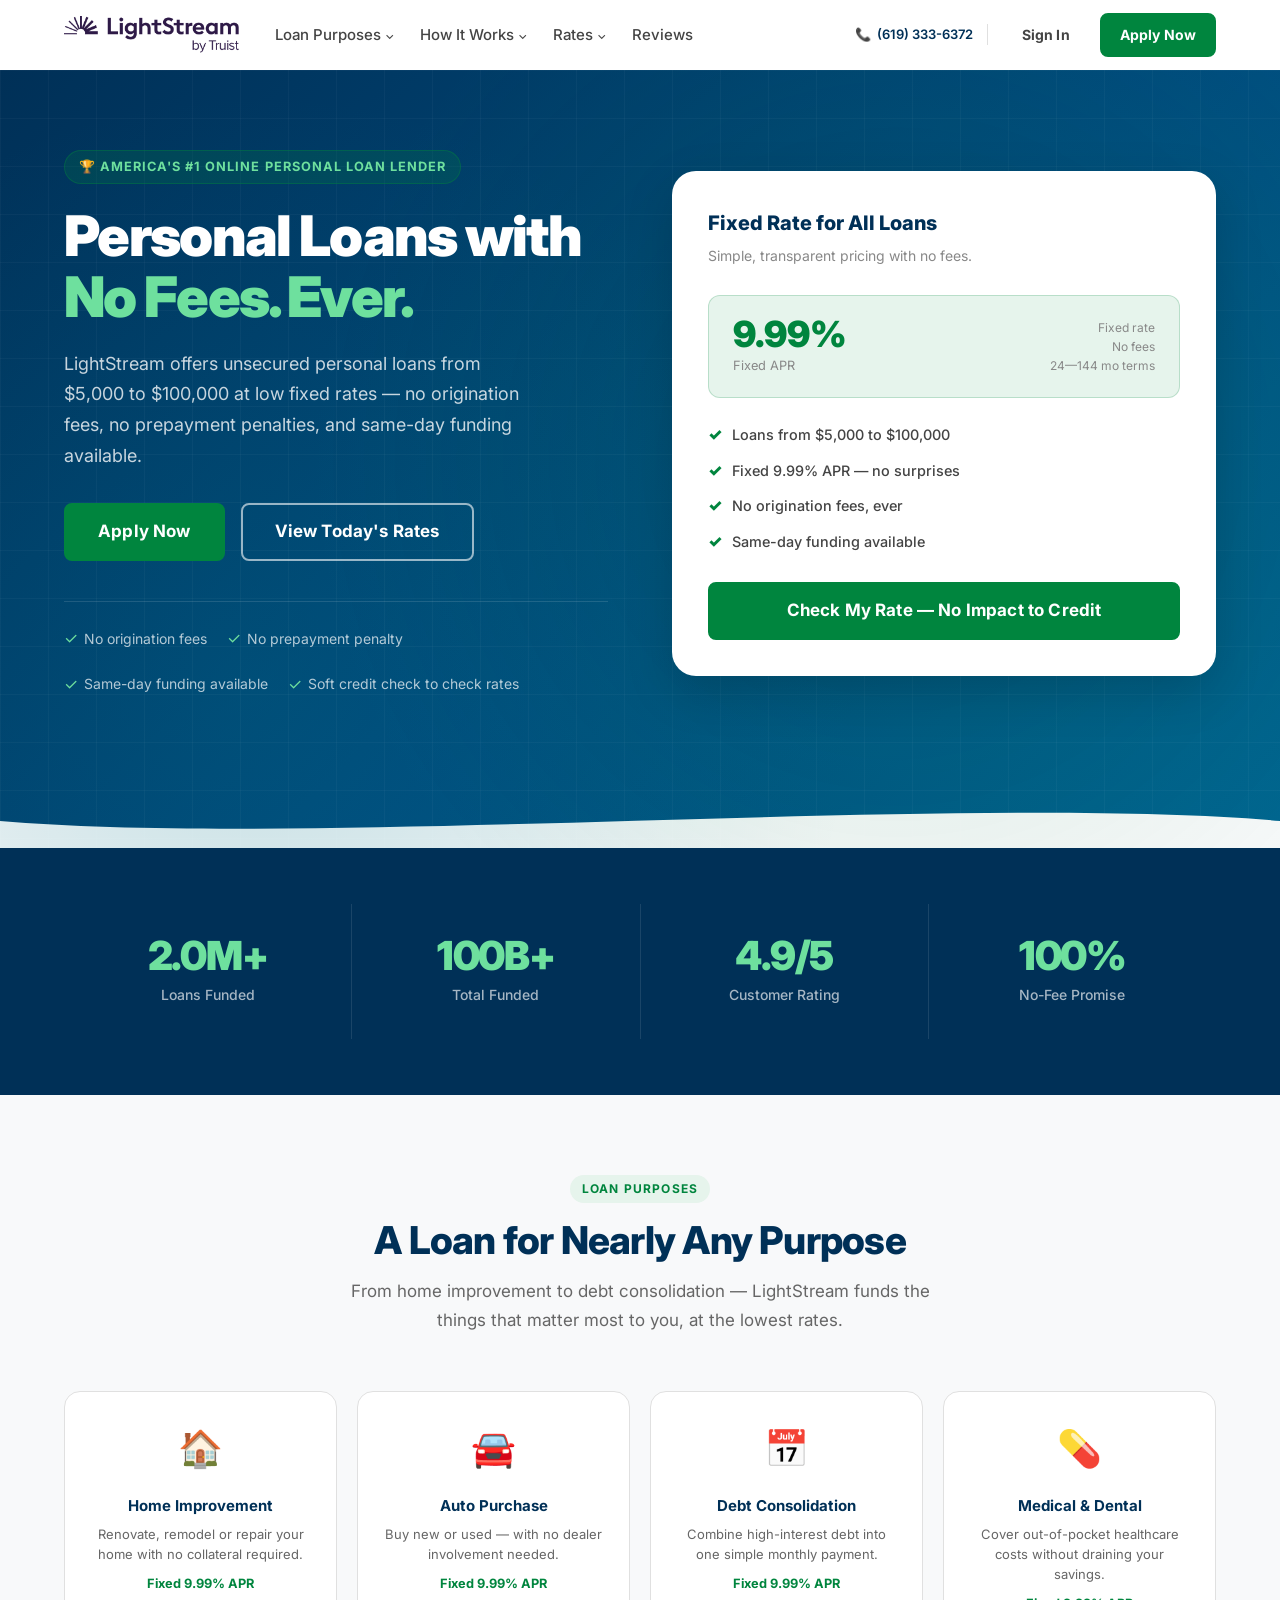
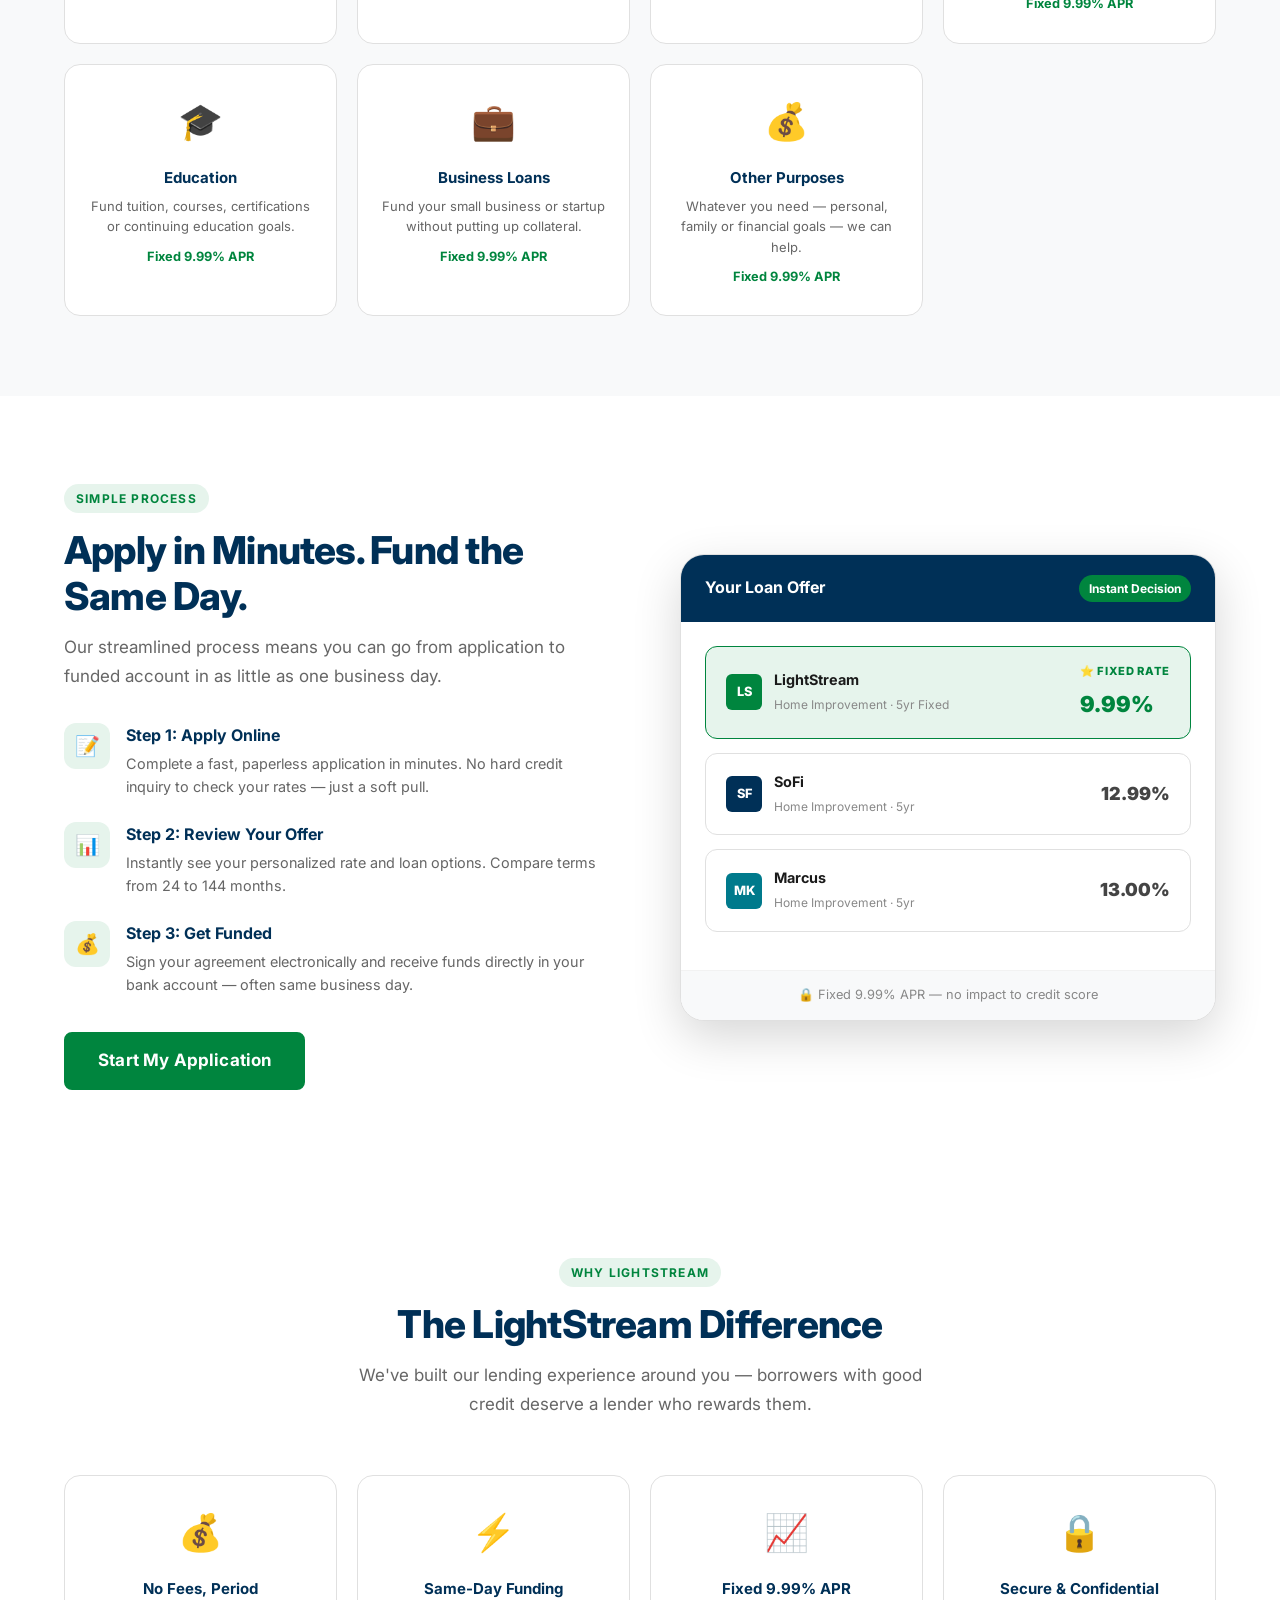
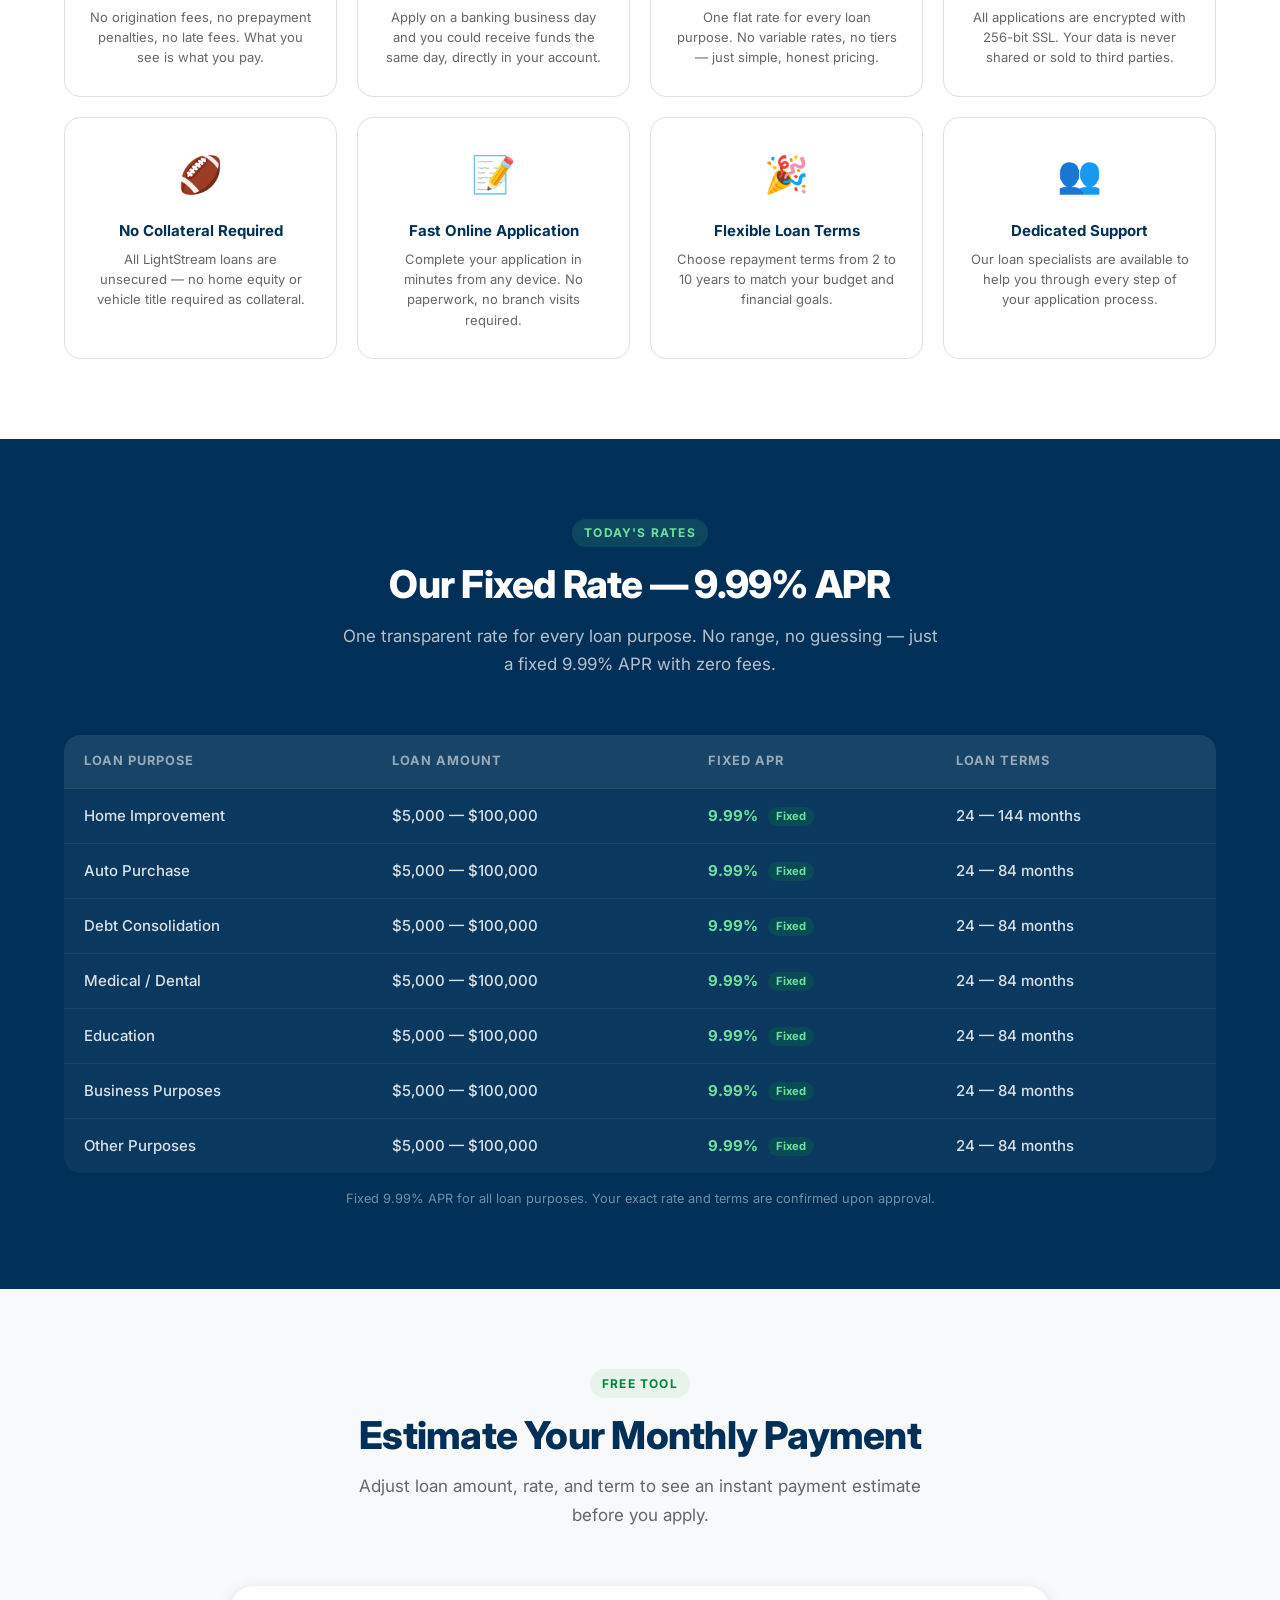
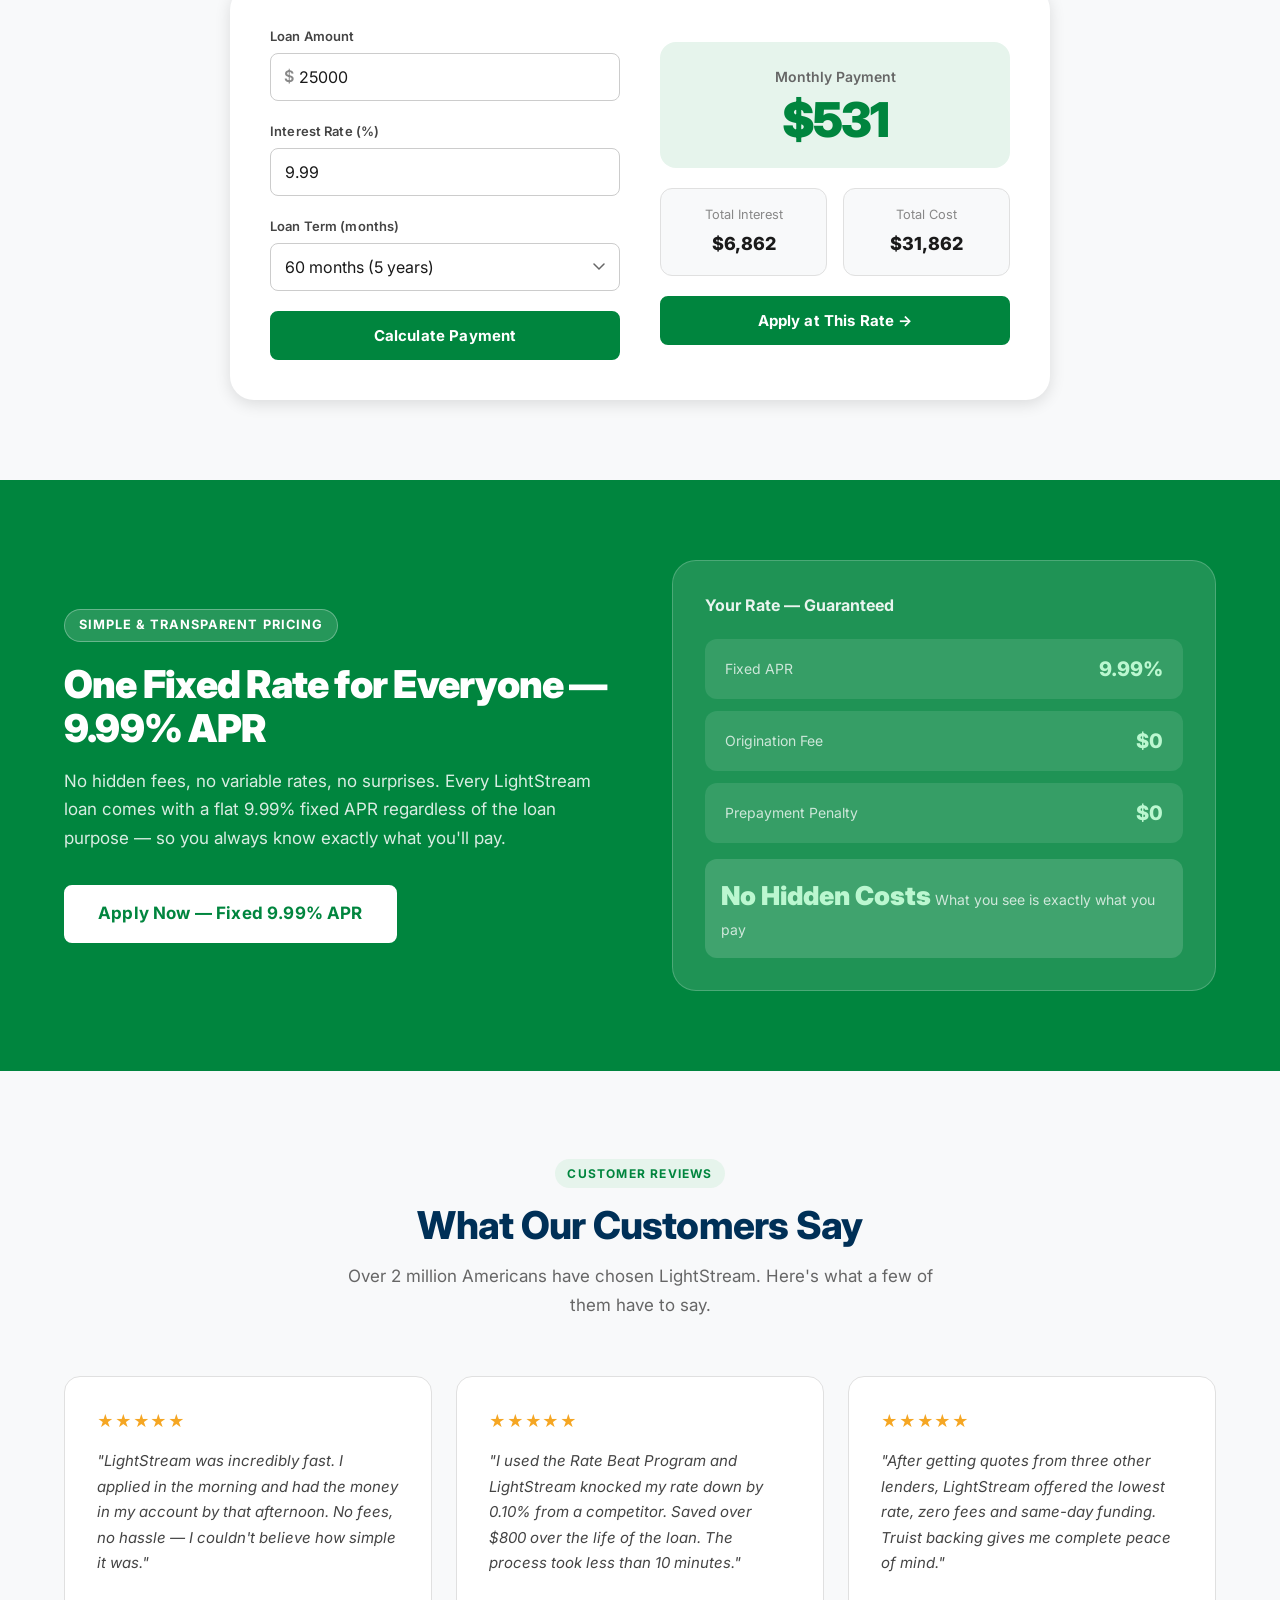
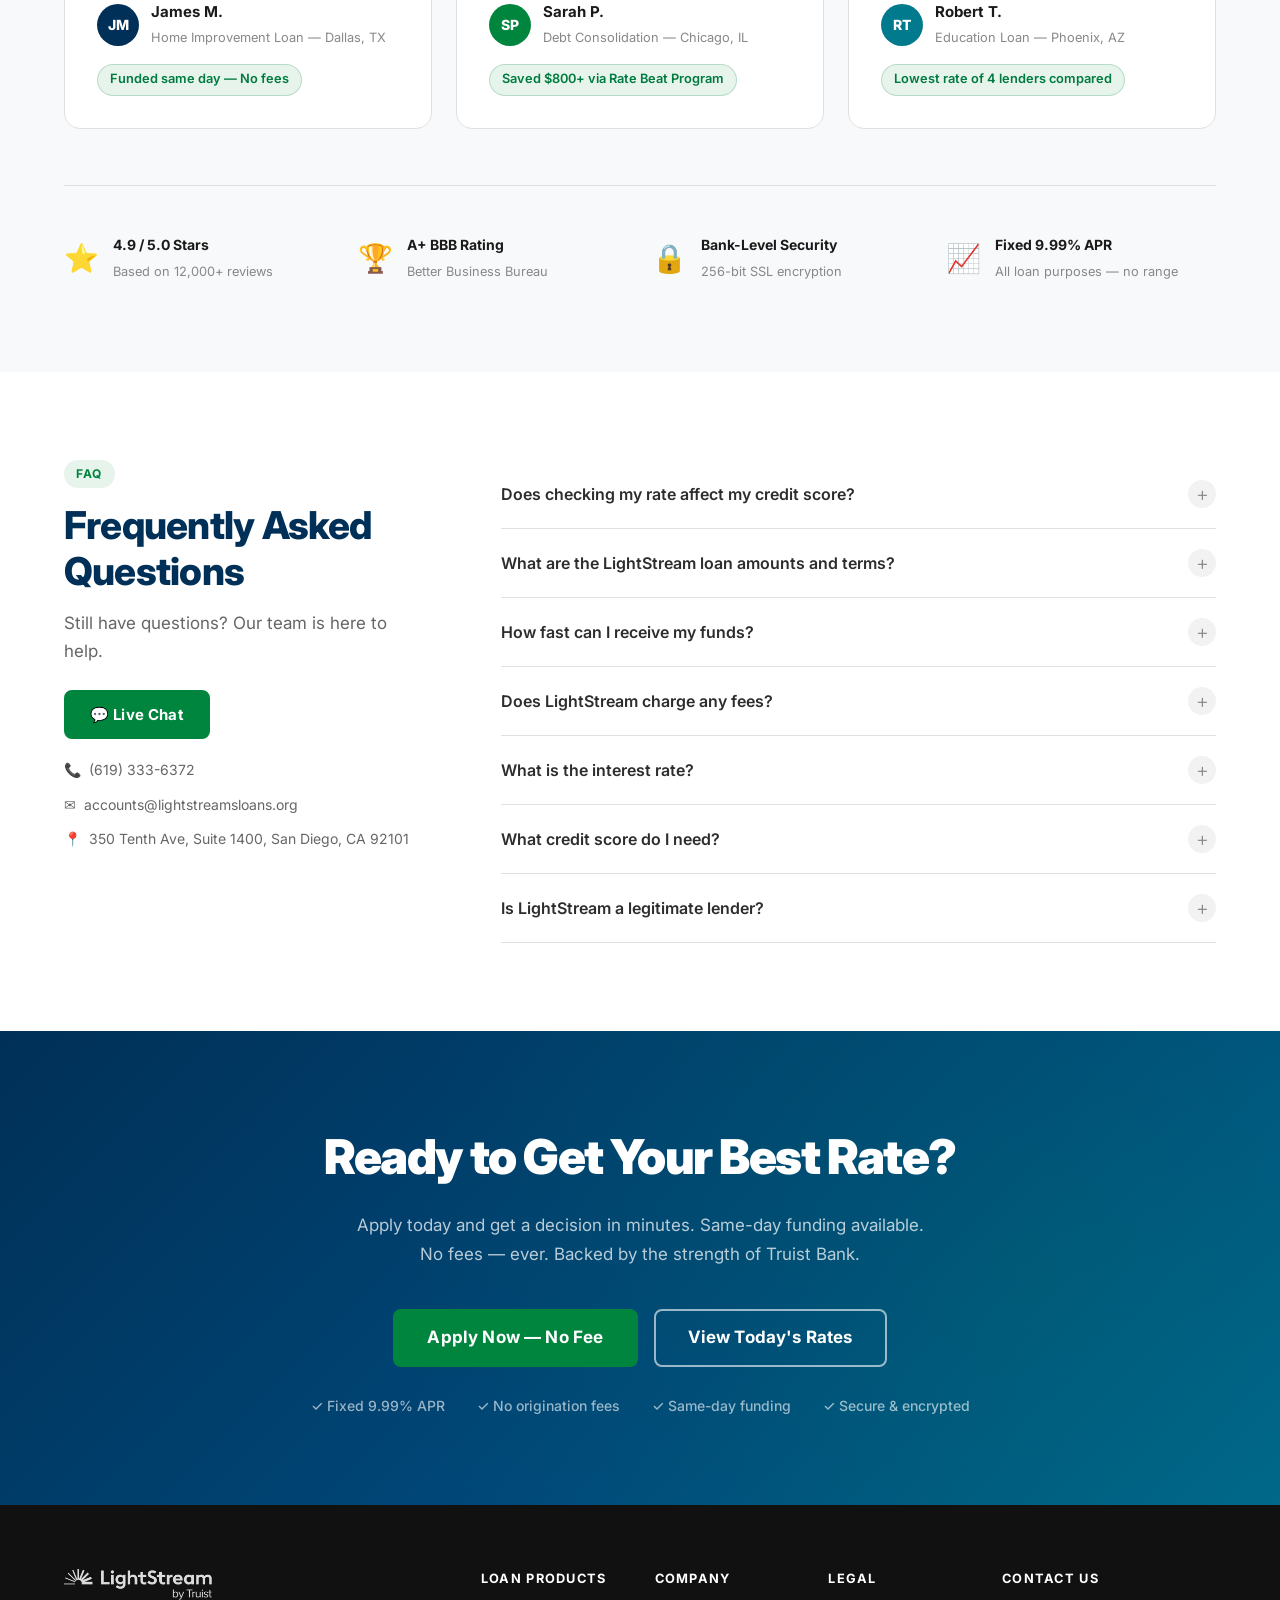
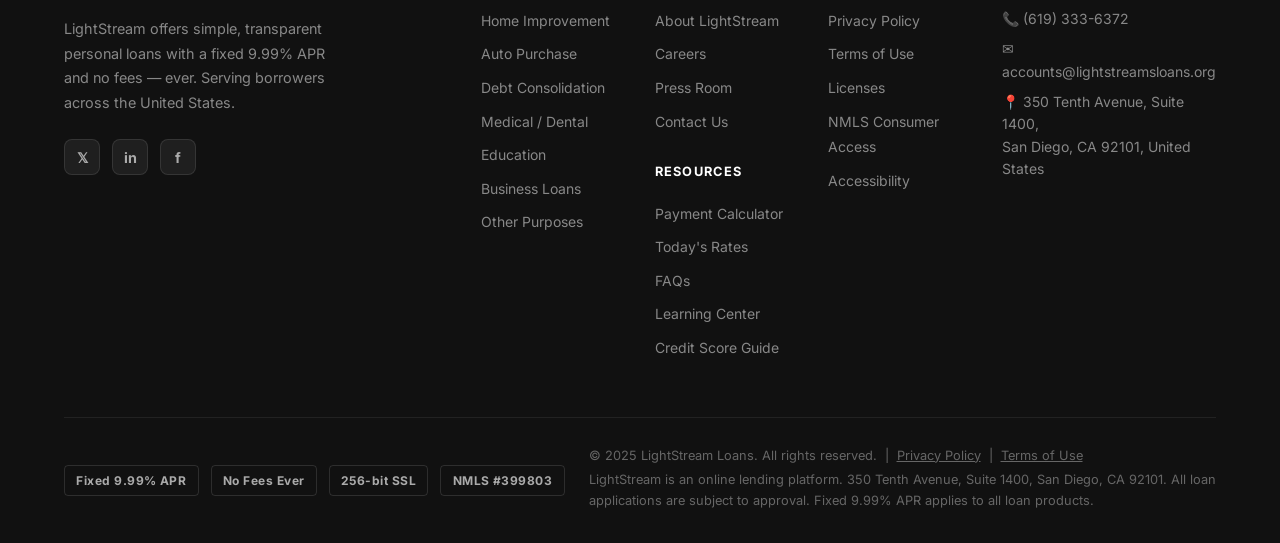
<file: index.html>
﻿<!DOCTYPE html>
<html lang="en">
<head>
  <meta charset="UTF-8" />
  <meta name="viewport" content="width=device-width, initial-scale=1.0" />
  <title>LightStream &mdash; Personal Loans with No Fees | Same-Day Funding</title>
  <meta name="description" content="LightStream offers personal loans with no fees, low fixed rates and same-day funding for good credit borrowers. Apply online in minutes for home improvement, auto, debt consolidation and more." />
  <meta name="keywords" content="LightStreamLoan, LightStream personal loan, no fee loan, same day funding loan, low interest personal loan, online personal loan, debt consolidation loan, home improvement loan, auto loan" />
  <meta name="robots" content="index, follow" />
  <link rel="canonical" href="https://www.lightstreamsloans.org/" />

  <!-- Open Graph (Google / Facebook preview with icon) -->
  <meta property="og:type" content="website" />
  <meta property="og:title" content="LightStream — Personal Loans with No Fees | Same-Day Funding" />
  <meta property="og:description" content="LightStream offers personal loans with no fees, low fixed rates and same-day funding. Apply online in minutes." />
  <meta property="og:url" content="https://www.lightstreamsloans.org/" />
  <meta property="og:image" content="https://www.lightstreamsloans.org/assets/icon.png" />
  <meta property="og:site_name" content="LightStream Loans" />

  <!-- Twitter Card -->
  <meta name="twitter:card" content="summary" />
  <meta name="twitter:title" content="LightStream — Personal Loans with No Fees" />
  <meta name="twitter:description" content="No fees, low fixed rates and same-day funding. Apply for a LightStream personal loan online in minutes." />
  <meta name="twitter:image" content="https://www.lightstreamsloans.org/assets/icon.png" />

  <!-- Structured Data (Google Rich Results) -->
  <script type="application/ld+json">
  {
    "@context": "https://schema.org",
    "@type": "FinancialService",
    "name": "LightStream Loans",
    "url": "https://www.lightstreamsloans.org",
    "logo": "https://www.lightstreamsloans.org/assets/icon.png",
    "image": "https://www.lightstreamsloans.org/assets/icon.png",
    "description": "LightStream offers personal loans with no fees, low fixed rates and same-day funding for good credit borrowers.",
    "telephone": "+16193336372",
    "email": "accounts@lightstreamsloans.org",
    "areaServed": "US",
    "serviceType": "Personal Loan",
    "sameAs": []
  }
  </script>
  <link rel="icon" type="image/png" href="assets/icon.png" />
  <link rel="shortcut icon" type="image/png" href="assets/icon.png" />
  <link rel="apple-touch-icon" href="assets/icon.png" />
  <link rel="preconnect" href="https://fonts.googleapis.com" />
  <link rel="preconnect" href="https://fonts.gstatic.com" crossorigin />
  <link href="https://fonts.googleapis.com/css2?family=Inter:wght@300;400;500;600;700;800;900&display=swap" rel="stylesheet" />
  <link rel="stylesheet" href="styles.css" />
</head>
<body>

<!-- LOADER -->
<div id="loader" class="loader">
  <div class="loader-inner">
    <div class="loader-logo"><img src="assets/lightstream-by-truist-logo.png" alt="LightStream" /></div>
    <div class="loader-track"><div class="loader-bar"></div></div>
    <p class="loader-text">Loading great rates for you&mdash;</p>
  </div>
</div>

<!-- HEADER -->
<header class="header" id="header">
  <nav class="nav container">

    <a href="index.html" class="nav-logo">
      <img src="assets/lightstream-by-truist-logo.png" alt="LightStream by Truist" />
    </a>

    <div class="nav-menu" id="navMenu">
      <ul class="nav-list">

        <li class="nav-item has-dropdown">
          <button class="nav-link">Loan Purposes <span class="caret">&#8964;</span></button>
          <div class="dropdown">
            <a href="apply.html" class="dd-item"><span class="dd-icon">&#127968;</span> Home Improvement</a>
            <a href="apply.html" class="dd-item"><span class="dd-icon">&#128664;</span> Auto Purchase</a>
            <a href="apply.html" class="dd-item"><span class="dd-icon">&#128197;</span> Debt Consolidation</a>
            <a href="apply.html" class="dd-item"><span class="dd-icon">&#128138;</span> Medical / Dental</a>
            <a href="apply.html" class="dd-item"><span class="dd-icon">&#127891;</span> Education</a>
            <a href="apply.html" class="dd-item"><span class="dd-icon">&#128188;</span> Business</a>
            <a href="apply.html" class="dd-item"><span class="dd-icon">&#128176;</span> Other Purposes</a>
          </div>
        </li>

        <li class="nav-item has-dropdown">
          <button class="nav-link">How It Works <span class="caret">&#8964;</span></button>
          <div class="dropdown">
            <a href="#how-it-works" class="dd-item" data-goto="how-it-works"><span class="dd-icon">&#128221;</span> Application Process</a>
            <a href="#why-lightstream" class="dd-item" data-goto="why-lightstream"><span class="dd-icon">&#127381;</span> Why LightStream</a>
            <a href="#rate-beat" class="dd-item" data-goto="rate-beat"><span class="dd-icon">&#127942;</span> Rate Beat Program</a>
          </div>
        </li>

        <li class="nav-item has-dropdown">
          <button class="nav-link">Rates <span class="caret">&#8964;</span></button>
          <div class="dropdown">
            <a href="#rates" class="dd-item" data-goto="rates"><span class="dd-icon">&#128202;</span> Today's Rates</a>
            <a href="#calculator" class="dd-item" data-goto="calculator"><span class="dd-icon">&#129518;</span> Payment Calculator</a>
            <a href="#faq" class="dd-item" data-goto="faq"><span class="dd-icon">&#10067;</span> FAQs</a>
          </div>
        </li>

        <li class="nav-item">
          <a href="#reviews" class="nav-link" data-goto="reviews">Reviews</a>
        </li>

      </ul>
    </div>

    <div class="nav-actions">
      <div class="nav-phone"><span>&#128222;</span> (619) 333-6372</div>
      <button class="btn btn-ghost btn-sm" id="loginBtn">Sign In</button>
      <a href="apply.html" class="btn btn-green btn-sm">Apply Now</a>
    </div>

    <button class="hamburger" id="hamburger" aria-label="Toggle navigation">
      <span></span><span></span><span></span>
    </button>

  </nav>
</header>

<main>

  <!-- HERO -->
  <section class="hero" id="hero">
    <div class="hero-bg">
      <div class="hero-pattern"></div>
      <div class="hero-grid"></div>
    </div>
    <div class="container">
      <div class="hero-inner">

        <div class="hero-content" data-aos="fade-up">
          <div class="hero-eyebrow">&#127942; America's #1 Online Personal Loan Lender</div>
          <h1 class="hero-title">
            Personal Loans with<br/><span>No Fees. Ever.</span>
          </h1>
          <p class="hero-sub">
            LightStream offers unsecured personal loans from $5,000 to $100,000 at low fixed rates &mdash;
            no origination fees, no prepayment penalties, and same-day funding available.
          </p>
          <div class="hero-cta-row">
            <a href="apply.html" class="btn btn-green btn-lg">Apply Now</a>
            <a href="#rates" class="btn btn-outline-white btn-lg" data-goto="rates">View Today's Rates</a>
          </div>
          <div class="hero-trust">
            <div class="hero-trust-item"><span class="hti-icon">&#10003;</span> No origination fees</div>
            <div class="hero-trust-item"><span class="hti-icon">&#10003;</span> No prepayment penalty</div>
            <div class="hero-trust-item"><span class="hti-icon">&#10003;</span> Same-day funding available</div>
            <div class="hero-trust-item"><span class="hti-icon">&#10003;</span> Soft credit check to check rates</div>
          </div>
        </div>

        <div class="hero-card" data-aos="fade-left">
          <div class="hero-card-title">Fixed Rate for All Loans</div>
          <div class="hero-card-sub">Simple, transparent pricing with no fees.</div>
          <div class="rate-display">
            <div>
              <div class="rate-display-val">9.99%</div>
              <div class="rate-display-label">Fixed APR</div>
            </div>
            <div class="rate-display-note">
              <div>Fixed rate</div>
              <div>No fees</div>
              <div>24&mdash;144 mo terms</div>
            </div>
          </div>
          <div class="hero-card-features">
            <div class="hcf-item"><span class="hcf-check">&#10003;</span> Loans from $5,000 to $100,000</div>
            <div class="hcf-item"><span class="hcf-check">&#10003;</span> Fixed 9.99% APR &mdash; no surprises</div>
            <div class="hcf-item"><span class="hcf-check">&#10003;</span> No origination fees, ever</div>
            <div class="hcf-item"><span class="hcf-check">&#10003;</span> Same-day funding available</div>
          </div>
          <a href="apply.html" class="btn btn-green btn-full btn-lg">Check My Rate &mdash; No Impact to Credit</a>
        </div>

      </div>
    </div>
    <div class="hero-wave">
      <svg viewBox="0 0 1440 55" preserveAspectRatio="none" xmlns="http://www.w3.org/2000/svg">
        <path d="M0,28 C360,55 1080,0 1440,28 L1440,55 L0,55 Z" fill="#f8f9fa"/>
      </svg>
    </div>
  </section>

  <!-- STATS -->
  <section class="stats-section" id="stats">
    <div class="container">
      <div class="stats-grid">
        <div class="stat-card" data-aos="fade-up" data-aos-delay="0">
          <div class="stat-num" data-count="2000000" data-format="compact" data-suffix="+">0</div>
          <div class="stat-label">Loans Funded</div>
        </div>
        <div class="stat-card" data-aos="fade-up" data-aos-delay="80">
          <div class="stat-num" data-count="100" data-prefix="$" data-suffix="B+">$50</div>
          <div class="stat-label">Total Funded</div>
        </div>
        <div class="stat-card" data-aos="fade-up" data-aos-delay="160">
          <div class="stat-num" data-count="49" data-format="decimal" data-suffix="/5">0</div>
          <div class="stat-label">Customer Rating</div>
        </div>
        <div class="stat-card" data-aos="fade-up" data-aos-delay="240">
          <div class="stat-num" data-count="100" data-suffix="%">0</div>
          <div class="stat-label">No-Fee Promise</div>
        </div>
      </div>
    </div>
  </section>

  <!-- LOAN PURPOSES -->
  <section class="purposes-section" id="purposes">
    <div class="container">
      <div class="section-header" data-aos="fade-up">
        <span class="section-tag">Loan Purposes</span>
        <h2 class="section-title">A Loan for Nearly Any Purpose</h2>
        <p class="section-desc">From home improvement to debt consolidation &mdash; LightStream funds the things that matter most to you, at the lowest rates.</p>
      </div>
      <div class="purposes-grid">
        <a href="apply.html" class="purpose-card" data-aos="fade-up" data-aos-delay="0">
          <span class="purpose-icon">&#127968;</span>
          <h3>Home Improvement</h3>
          <p>Renovate, remodel or repair your home with no collateral required.</p>
          <div class="purpose-rate">Fixed 9.99% APR</div>
        </a>
        <a href="apply.html" class="purpose-card" data-aos="fade-up" data-aos-delay="60">
          <span class="purpose-icon">&#128664;</span>
          <h3>Auto Purchase</h3>
          <p>Buy new or used &mdash; with no dealer involvement needed.</p>
          <div class="purpose-rate">Fixed 9.99% APR</div>
        </a>
        <a href="apply.html" class="purpose-card" data-aos="fade-up" data-aos-delay="120">
          <span class="purpose-icon">&#128197;</span>
          <h3>Debt Consolidation</h3>
          <p>Combine high-interest debt into one simple monthly payment.</p>
          <div class="purpose-rate">Fixed 9.99% APR</div>
        </a>
        <a href="apply.html" class="purpose-card" data-aos="fade-up" data-aos-delay="180">
          <span class="purpose-icon">&#128138;</span>
          <h3>Medical &amp; Dental</h3>
          <p>Cover out-of-pocket healthcare costs without draining your savings.</p>
          <div class="purpose-rate">Fixed 9.99% APR</div>
        </a>
        <a href="apply.html" class="purpose-card" data-aos="fade-up" data-aos-delay="240">
          <span class="purpose-icon">&#127891;</span>
          <h3>Education</h3>
          <p>Fund tuition, courses, certifications or continuing education goals.</p>
          <div class="purpose-rate">Fixed 9.99% APR</div>
        </a>
        <a href="apply.html" class="purpose-card" data-aos="fade-up" data-aos-delay="300">
          <span class="purpose-icon">&#128188;</span>
          <h3>Business Loans</h3>
          <p>Fund your small business or startup without putting up collateral.</p>
          <div class="purpose-rate">Fixed 9.99% APR</div>
        </a>
        <a href="apply.html" class="purpose-card" data-aos="fade-up" data-aos-delay="360">
          <span class="purpose-icon">&#128176;</span>
          <h3>Other Purposes</h3>
          <p>Whatever you need &mdash; personal, family or financial goals &mdash; we can help.</p>
          <div class="purpose-rate">Fixed 9.99% APR</div>
        </a>
      </div>
    </div>
  </section>

  <!-- HOW IT WORKS -->
  <section class="why-section" id="how-it-works">
    <div class="container">
      <div class="why-grid">

        <div class="why-content" data-aos="fade-right">
          <span class="section-tag">Simple Process</span>
          <h2 class="section-title">Apply in Minutes. Fund the Same Day.</h2>
          <p class="section-desc">Our streamlined process means you can go from application to funded account in as little as one business day.</p>
          <div class="feature-list">
            <div class="feature-row">
              <div class="feature-icon-box">&#128221;</div>
              <div>
                <h4>Step 1: Apply Online</h4>
                <p>Complete a fast, paperless application in minutes. No hard credit inquiry to check your rates &mdash; just a soft pull.</p>
              </div>
            </div>
            <div class="feature-row">
              <div class="feature-icon-box">&#128202;</div>
              <div>
                <h4>Step 2: Review Your Offer</h4>
                <p>Instantly see your personalized rate and loan options. Compare terms from 24 to 144 months.</p>
              </div>
            </div>
            <div class="feature-row">
              <div class="feature-icon-box">&#128176;</div>
              <div>
                <h4>Step 3: Get Funded</h4>
                <p>Sign your agreement electronically and receive funds directly in your bank account &mdash; often same business day.</p>
              </div>
            </div>
          </div>
          <a href="apply.html" class="btn btn-green btn-lg">Start My Application</a>
        </div>

        <div data-aos="fade-left">
          <div class="why-visual-card">
            <div class="wyc-header">
              <div class="wyc-header-title">Your Loan Offer</div>
              <div class="wyc-header-badge">Instant Decision</div>
            </div>
            <div class="wyc-body">
              <div class="wyc-rate-row best">
                <div class="wyc-rate-lender">
                  <div class="wyc-av av-green">LS</div>
                  <div class="wyc-av-name">
                    <strong>LightStream</strong>
                    <span>Home Improvement &middot; 5yr Fixed</span>
                  </div>
                </div>
                <div>
                  <div class="wyc-best-tag">&#11088; Fixed Rate</div>
                  <div class="wyc-rate-val">9.99%</div>
                </div>
              </div>
              <div class="wyc-rate-row">
                <div class="wyc-rate-lender">
                  <div class="wyc-av av-navy">SF</div>
                  <div class="wyc-av-name">
                    <strong>SoFi</strong>
                    <span>Home Improvement &middot; 5yr</span>
                  </div>
                </div>
                <div class="wyc-rate-val muted">12.99%</div>
              </div>
              <div class="wyc-rate-row">
                <div class="wyc-rate-lender">
                  <div class="wyc-av av-teal">MK</div>
                  <div class="wyc-av-name">
                    <strong>Marcus</strong>
                    <span>Home Improvement &middot; 5yr</span>
                  </div>
                </div>
                <div class="wyc-rate-val muted">13.00%</div>
              </div>
            </div>
            <div class="wyc-foot"><p>&#128274; Fixed 9.99% APR &mdash; no impact to credit score</p></div>
          </div>
        </div>

      </div>
    </div>
  </section>

  <!-- WHY LIGHTSTREAM -->
  <section class="purposes-section" id="why-lightstream" style="background:var(--white);">
    <div class="container">
      <div class="section-header" data-aos="fade-up">
        <span class="section-tag">Why LightStream</span>
        <h2 class="section-title">The LightStream Difference</h2>
        <p class="section-desc">We've built our lending experience around you &mdash; borrowers with good credit deserve a lender who rewards them.</p>
      </div>
      <div class="purposes-grid">
        <div class="purpose-card" data-aos="fade-up" data-aos-delay="0">
          <span class="purpose-icon">&#128176;</span>
          <h3>No Fees, Period</h3>
          <p>No origination fees, no prepayment penalties, no late fees. What you see is what you pay.</p>
        </div>
        <div class="purpose-card" data-aos="fade-up" data-aos-delay="60">
          <span class="purpose-icon">&#9889;</span>
          <h3>Same-Day Funding</h3>
          <p>Apply on a banking business day and you could receive funds the same day, directly in your account.</p>
        </div>
        <div class="purpose-card" data-aos="fade-up" data-aos-delay="120">
          <span class="purpose-icon">&#128200;</span>
          <h3>Fixed 9.99% APR</h3>
          <p>One flat rate for every loan purpose. No variable rates, no tiers &mdash; just simple, honest pricing.</p>
        </div>
        <div class="purpose-card" data-aos="fade-up" data-aos-delay="180">
          <span class="purpose-icon">&#128274;</span>
          <h3>Secure &amp; Confidential</h3>
          <p>All applications are encrypted with 256-bit SSL. Your data is never shared or sold to third parties.</p>
        </div>
        <div class="purpose-card" data-aos="fade-up" data-aos-delay="240">
          <span class="purpose-icon">&#127944;</span>
          <h3>No Collateral Required</h3>
          <p>All LightStream loans are unsecured &mdash; no home equity or vehicle title required as collateral.</p>
        </div>
        <div class="purpose-card" data-aos="fade-up" data-aos-delay="300">
          <span class="purpose-icon">&#128221;</span>
          <h3>Fast Online Application</h3>
          <p>Complete your application in minutes from any device. No paperwork, no branch visits required.</p>
        </div>
        <div class="purpose-card" data-aos="fade-up" data-aos-delay="360">
          <span class="purpose-icon">&#127881;</span>
          <h3>Flexible Loan Terms</h3>
          <p>Choose repayment terms from 2 to 10 years to match your budget and financial goals.</p>
        </div>
        <div class="purpose-card" data-aos="fade-up" data-aos-delay="420">
          <span class="purpose-icon">&#128101;</span>
          <h3>Dedicated Support</h3>
          <p>Our loan specialists are available to help you through every step of your application process.</p>
        </div>
      </div>
    </div>
  </section>

  <!-- RATES TABLE -->
  <section class="rates-section" id="rates">
    <div class="container">
      <div class="section-header" data-aos="fade-up">
        <span class="section-tag" style="color:#6ee09e;background:rgba(110,224,158,.12);">Today's Rates</span>
        <h2 class="section-title">Our Fixed Rate &mdash; 9.99% APR</h2>
        <p class="section-desc">One transparent rate for every loan purpose. No range, no guessing &mdash; just a fixed 9.99% APR with zero fees.</p>
      </div>
      <div class="rates-table-wrap"><table class="rates-table">
        <thead>
          <tr>
            <th>Loan Purpose</th>
            <th>Loan Amount</th>
            <th>Fixed APR</th>
            <th>Loan Terms</th>
          </tr>
        </thead>
        <tbody>
          <tr>
            <td>Home Improvement</td>
            <td>$5,000 &mdash; $100,000</td>
            <td class="rate-cell">9.99% <span class="badge-ap">Fixed</span></td>
            <td>24 &mdash; 144 months</td>
          </tr>
          <tr>
            <td>Auto Purchase</td>
            <td>$5,000 &mdash; $100,000</td>
            <td class="rate-cell">9.99% <span class="badge-ap">Fixed</span></td>
            <td>24 &mdash; 84 months</td>
          </tr>
          <tr>
            <td>Debt Consolidation</td>
            <td>$5,000 &mdash; $100,000</td>
            <td class="rate-cell">9.99% <span class="badge-ap">Fixed</span></td>
            <td>24 &mdash; 84 months</td>
          </tr>
          <tr>
            <td>Medical / Dental</td>
            <td>$5,000 &mdash; $100,000</td>
            <td class="rate-cell">9.99% <span class="badge-ap">Fixed</span></td>
            <td>24 &mdash; 84 months</td>
          </tr>
          <tr>
            <td>Education</td>
            <td>$5,000 &mdash; $100,000</td>
            <td class="rate-cell">9.99% <span class="badge-ap">Fixed</span></td>
            <td>24 &mdash; 84 months</td>
          </tr>
          <tr>
            <td>Business Purposes</td>
            <td>$5,000 &mdash; $100,000</td>
            <td class="rate-cell">9.99% <span class="badge-ap">Fixed</span></td>
            <td>24 &mdash; 84 months</td>
          </tr>
          <tr>
            <td>Other Purposes</td>
            <td>$5,000 &mdash; $100,000</td>
            <td class="rate-cell">9.99% <span class="badge-ap">Fixed</span></td>
            <td>24 &mdash; 84 months</td>
          </tr>
        </tbody>
      </table></div>
      <p style="color:rgba(255,255,255,.45);font-size:.8rem;margin-top:1rem;text-align:center;">Fixed 9.99% APR for all loan purposes. Your exact rate and terms are confirmed upon approval.</p>
    </div>
  </section>

  <!-- CALCULATOR -->
  <section class="purposes-section" id="calculator" style="background:var(--gray-50);">
    <div class="container">
      <div class="section-header" data-aos="fade-up">
        <span class="section-tag">Free Tool</span>
        <h2 class="section-title">Estimate Your Monthly Payment</h2>
        <p class="section-desc">Adjust loan amount, rate, and term to see an instant payment estimate before you apply.</p>
      </div>
      <div class="calc-grid" data-aos="fade-up">
        <div>
          <div class="form-group">
            <label class="form-label">Loan Amount</label>
            <div class="input-prefix"><span>$</span><input type="number" class="form-control" id="calcAmount" value="25000" min="5000" max="100000" /></div>
          </div>
          <div class="form-group">
            <label class="form-label">Interest Rate (%)</label>
            <input type="number" class="form-control" id="calcRate" value="9.99" min="1" max="36" step="0.01" />
          </div>
          <div class="form-group">
            <label class="form-label">Loan Term (months)</label>
            <select class="form-control" id="calcTerm">
              <option value="24">24 months (2 years)</option>
              <option value="36">36 months (3 years)</option>
              <option value="48">48 months (4 years)</option>
              <option value="60" selected>60 months (5 years)</option>
              <option value="72">72 months (6 years)</option>
              <option value="84">84 months (7 years)</option>
            </select>
          </div>
          <button class="btn btn-green btn-full" id="calcBtn">Calculate Payment</button>
        </div>
        <div class="calc-results">
          <div style="width:100%;">
            <div style="text-align:center;padding:1.5rem;background:var(--ls-green-light);border-radius:1rem;margin-bottom:1.25rem;">              <div style="font-size:.875rem;font-weight:600;color:var(--gray-600);margin-bottom:.5rem;">Monthly Payment</div>
              <div id="calcMonthly" style="font-size:3rem;font-weight:900;color:var(--ls-green);letter-spacing:-.04em;line-height:1;">$494</div>
            </div>
            <div style="display:grid;grid-template-columns:1fr 1fr;gap:1rem;margin-bottom:1.25rem;">
              <div style="text-align:center;padding:1rem;background:var(--gray-50);border-radius:.75rem;border:1px solid var(--gray-200);">
                <div style="font-size:.8rem;color:var(--gray-500);margin-bottom:.25rem;">Total Interest</div>
                <div id="calcInterest" style="font-size:1.125rem;font-weight:800;color:var(--gray-900);">$4,640</div>
              </div>
              <div style="text-align:center;padding:1rem;background:var(--gray-50);border-radius:.75rem;border:1px solid var(--gray-200);">
                <div style="font-size:.8rem;color:var(--gray-500);margin-bottom:.25rem;">Total Cost</div>
                <div id="calcTotal" style="font-size:1.125rem;font-weight:800;color:var(--gray-900);">$29,640</div>
              </div>
            </div>
            <a href="apply.html" class="btn btn-green btn-full">Apply at This Rate &#8594;</a>
          </div>
        </div>
      </div>
    </div>
  </section>

  <!-- RATE BEAT -->
  <section class="ratebeat-section" id="rate-beat">
    <div class="container">
      <div class="ratebeat-inner">
        <div class="ratebeat-content" data-aos="fade-right">
          <div class="ratebeat-tag">Simple &amp; Transparent Pricing</div>
          <h2>One Fixed Rate for Everyone &mdash; 9.99% APR</h2>
          <p>No hidden fees, no variable rates, no surprises. Every LightStream loan comes with a flat 9.99% fixed APR regardless of the loan purpose &mdash; so you always know exactly what you'll pay.</p>
          <a href="apply.html" class="btn btn-white btn-lg">Apply Now &mdash; Fixed 9.99% APR</a>
        </div>
        <div class="ratebeat-visual" data-aos="fade-left">
          <div class="rbv-title">Your Rate &mdash; Guaranteed</div>
          <div class="rbv-row">
            <span class="rbv-label">Fixed APR</span>
            <span class="rbv-val beat">9.99%</span>
          </div>
          <div class="rbv-row">
            <span class="rbv-label">Origination Fee</span>
            <span class="rbv-val beat">$0</span>
          </div>
          <div class="rbv-row">
            <span class="rbv-label">Prepayment Penalty</span>
            <span class="rbv-val beat">$0</span>
          </div>
          <div class="rbv-savings">
            <div>
              <strong>No Hidden Costs</strong>
              <span>What you see is exactly what you pay</span>
            </div>
          </div>
        </div>
      </div>
    </div>
  </section>

  <!-- REVIEWS -->
  <section class="reviews-section" id="reviews">
    <div class="container">
      <div class="section-header" data-aos="fade-up">
        <span class="section-tag">Customer Reviews</span>
        <h2 class="section-title">What Our Customers Say</h2>
        <p class="section-desc">Over 2 million Americans have chosen LightStream. Here's what a few of them have to say.</p>
      </div>
      <div class="reviews-grid">
        <div class="review-card" data-aos="fade-up" data-aos-delay="0">
          <div class="review-stars">&#9733;&#9733;&#9733;&#9733;&#9733;</div>
          <p class="review-text">"LightStream was incredibly fast. I applied in the morning and had the money in my account by that afternoon. No fees, no hassle &mdash; I couldn't believe how simple it was."</p>
          <div class="review-author">
            <div class="review-av" style="background:#003057;">JM</div>
            <div>
              <strong>James M.</strong>
              <span>Home Improvement Loan &mdash; Dallas, TX</span>
            </div>
          </div>
          <div class="review-savings">Funded same day &mdash; No fees</div>
        </div>
        <div class="review-card" data-aos="fade-up" data-aos-delay="120">
          <div class="review-stars">&#9733;&#9733;&#9733;&#9733;&#9733;</div>
          <p class="review-text">"I used the Rate Beat Program and LightStream knocked my rate down by 0.10% from a competitor. Saved over $800 over the life of the loan. The process took less than 10 minutes."</p>
          <div class="review-author">
            <div class="review-av" style="background:#00853e;">SP</div>
            <div>
              <strong>Sarah P.</strong>
              <span>Debt Consolidation &mdash; Chicago, IL</span>
            </div>
          </div>
          <div class="review-savings">Saved $800+ via Rate Beat Program</div>
        </div>
        <div class="review-card" data-aos="fade-up" data-aos-delay="240">
          <div class="review-stars">&#9733;&#9733;&#9733;&#9733;&#9733;</div>
          <p class="review-text">"After getting quotes from three other lenders, LightStream offered the lowest rate, zero fees and same-day funding. Truist backing gives me complete peace of mind."</p>
          <div class="review-author">
            <div class="review-av" style="background:#007a8c;">RT</div>
            <div>
              <strong>Robert T.</strong>
              <span>Education Loan &mdash; Phoenix, AZ</span>
            </div>
          </div>
          <div class="review-savings">Lowest rate of 4 lenders compared</div>
        </div>
      </div>
      <div class="trust-ribbon">
        <div class="tr-item" data-aos="fade-up" data-aos-delay="0">
          <div class="tr-icon">&#11088;</div>
          <div><strong>4.9 / 5.0 Stars</strong><span>Based on 12,000+ reviews</span></div>
        </div>
        <div class="tr-item" data-aos="fade-up" data-aos-delay="80">
          <div class="tr-icon">&#127942;</div>
          <div><strong>A+ BBB Rating</strong><span>Better Business Bureau</span></div>
        </div>
        <div class="tr-item" data-aos="fade-up" data-aos-delay="160">
          <div class="tr-icon">&#128274;</div>
          <div><strong>Bank-Level Security</strong><span>256-bit SSL encryption</span></div>
        </div>
        <div class="tr-item" data-aos="fade-up" data-aos-delay="240">
          <div class="tr-icon">&#128200;</div>
          <div><strong>Fixed 9.99% APR</strong><span>All loan purposes &mdash; no range</span></div>
        </div>
      </div>
    </div>
  </section>

  <!-- FAQ -->
  <section class="faq-section" id="faq">
    <div class="container">
      <div class="faq-layout">
        <div class="faq-sidebar" data-aos="fade-right">
          <span class="section-tag">FAQ</span>
          <h2 class="section-title">Frequently Asked Questions</h2>
          <p class="section-desc">Still have questions? Our team is here to help.</p>
          <button class="btn btn-green" id="chatBtn">&#128172; Live Chat</button>
          <div class="faq-contact">
            <a href="tel:6193336372"><span>&#128222;</span> (619) 333-6372</a>
            <a href="mailto:accounts@lightstreamsloans.org"><span>&#9993;</span> accounts@lightstreamsloans.org</a>
            <a href="#"><span>&#128205;</span> 350 Tenth Ave, Suite 1400, San Diego, CA 92101</a>
          </div>
        </div>
        <div class="faq-list" data-aos="fade-left">
          <div class="faq-item">
            <button class="faq-q">Does checking my rate affect my credit score? <span class="faq-q-icon">+</span></button>
            <div class="faq-a"><p>No. LightStream uses a soft credit inquiry to show you pre-qualified rates &mdash; this has zero impact on your credit score. A hard inquiry only occurs when you formally submit a final loan application.</p></div>
          </div>
          <div class="faq-item">
            <button class="faq-q">What are the LightStream loan amounts and terms? <span class="faq-q-icon">+</span></button>
            <div class="faq-a"><p>LightStream offers personal loans from $5,000 to $100,000 with repayment terms from 24 to 144 months, depending on the loan purpose. All loans carry a fixed 9.99% APR with no fees of any kind.</p></div>
          </div>
          <div class="faq-item">
            <button class="faq-q">How fast can I receive my funds? <span class="faq-q-icon">+</span></button>
            <div class="faq-a"><p>If you're approved and accept your loan before 2:30 PM ET on a standard banking business day, you can receive your funds the same business day via bank transfer.</p></div>
          </div>
          <div class="faq-item">
            <button class="faq-q">Does LightStream charge any fees? <span class="faq-q-icon">+</span></button>
            <div class="faq-a"><p>No &mdash; LightStream charges absolutely no origination fees, no prepayment penalties, no late fees, and no closing costs. The rate you're offered is the full cost of your loan.</p></div>
          </div>
          <div class="faq-item">
            <button class="faq-q">What is the interest rate? <span class="faq-q-icon">+</span></button>
            <div class="faq-a"><p>LightStream charges a flat fixed APR of 9.99% on all loan types. This rate never changes for the life of your loan, and there are no additional fees of any kind.</p></div>
          </div>
          <div class="faq-item">
            <button class="faq-q">What credit score do I need? <span class="faq-q-icon">+</span></button>
            <div class="faq-a"><p>LightStream lends to borrowers with good to excellent credit, generally 660+. However, our approval criteria consider the full picture including years of credit history, assets, and debt-to-income ratio.</p></div>
          </div>
          <div class="faq-item">
            <button class="faq-q">Is LightStream a legitimate lender? <span class="faq-q-icon">+</span></button>
            <div class="faq-a"><p>Yes. LightStream is a licensed online lending platform registered with NMLS (#399803). We operate with full regulatory compliance and use bank-level 256-bit SSL encryption to protect your information. You can reach us at (619) 333-6372 or accounts@lightstreamsloans.org.</p></div>
          </div>
        </div>
      </div>
    </div>
  </section>

  <!-- CTA BOTTOM -->
  <section class="cta-bottom">
    <div class="cta-bottom-bg"></div>
    <div class="container">
      <div class="cta-bottom-inner" data-aos="fade-up">
        <h2>Ready to Get Your Best Rate?</h2>
        <p>Apply today and get a decision in minutes. Same-day funding available. No fees &mdash; ever. Backed by the strength of Truist Bank.</p>
        <div class="cta-bottom-actions">
          <a href="apply.html" class="btn btn-green btn-lg">Apply Now &mdash; No Fee</a>
          <a href="#rates" class="btn btn-outline-white btn-lg" data-goto="rates">View Today's Rates</a>
        </div>
        <div class="cta-bottom-trust">
          <span>&#10003; Fixed 9.99% APR</span>
          <span>&#10003; No origination fees</span>
          <span>&#10003; Same-day funding</span>
          <span>&#10003; Secure &amp; encrypted</span>
        </div>
      </div>
    </div>
  </section>

</main>

<!-- FOOTER -->
<footer class="footer">
  <div class="container">
    <div class="footer-top">
      <div class="footer-brand">
        <div class="footer-logo"><img src="assets/lightstream-by-truist-logo.png" alt="LightStream" /></div>
        <p>LightStream offers simple, transparent personal loans with a fixed 9.99% APR and no fees &mdash; ever. Serving borrowers across the United States.</p>
        <div class="footer-social">
          <a href="#" aria-label="Twitter">&#120143;</a>
          <a href="#" aria-label="LinkedIn">in</a>
          <a href="#" aria-label="Facebook">f</a>
        </div>
      </div>
      <div class="footer-cols">
        <div class="footer-col">
          <h4>Loan Products</h4>
          <ul>
            <li><a href="apply.html">Home Improvement</a></li>
            <li><a href="apply.html">Auto Purchase</a></li>
            <li><a href="apply.html">Debt Consolidation</a></li>
            <li><a href="apply.html">Medical / Dental</a></li>
            <li><a href="apply.html">Education</a></li>
            <li><a href="apply.html">Business Loans</a></li>
            <li><a href="apply.html">Other Purposes</a></li>
          </ul>
        </div>
        <div class="footer-col">
          <h4>Company</h4>
          <ul>
            <li><a href="#">About LightStream</a></li>
            <li><a href="#">Careers</a></li>
            <li><a href="#">Press Room</a></li>
            <li><a href="#">Contact Us</a></li>
          </ul>
          <h4 class="footer-col-h2">Resources</h4>
          <ul>
            <li><a href="#calculator" data-goto="calculator">Payment Calculator</a></li>
            <li><a href="#rates" data-goto="rates">Today's Rates</a></li>
            <li><a href="#faq" data-goto="faq">FAQs</a></li>
            <li><a href="#">Learning Center</a></li>
            <li><a href="#">Credit Score Guide</a></li>
          </ul>
        </div>
        <div class="footer-col">
          <h4>Legal</h4>
          <ul>
            <li><a href="privacy.html">Privacy Policy</a></li>
            <li><a href="privacy.html#terms">Terms of Use</a></li>
            <li><a href="#">Licenses</a></li>
            <li><a href="#">NMLS Consumer Access</a></li>
            <li><a href="#">Accessibility</a></li>
          </ul>
        </div>
        <div class="footer-col">
          <h4>Contact Us</h4>
          <div class="footer-contact">
            <p>&#128222; <a href="tel:6193336372" style="color:inherit">(619) 333-6372</a></p>
            <p>&#9993; <a href="mailto:accounts@lightstreamsloans.org" style="color:inherit">accounts@lightstreamsloans.org</a></p>
            <p>&#128205; 350 Tenth Avenue, Suite 1400,<br>San Diego, CA 92101, United States</p>
          </div>
        </div>
      </div>
    </div>
    <div class="footer-bottom">
      <div class="footer-certs">
        <span class="footer-cert">Fixed 9.99% APR</span>
        <span class="footer-cert">No Fees Ever</span>
        <span class="footer-cert">256-bit SSL</span>
        <span class="footer-cert">NMLS #399803</span>
      </div>
      <div class="footer-legal">
        <p>&copy; 2025 LightStream Loans. All rights reserved. &nbsp;|&nbsp; <a href="privacy.html" style="color:inherit;text-decoration:underline">Privacy Policy</a> &nbsp;|&nbsp; <a href="privacy.html#terms" style="color:inherit;text-decoration:underline">Terms of Use</a></p>
        <p>LightStream is an online lending platform. 350 Tenth Avenue, Suite 1400, San Diego, CA 92101. All loan applications are subject to approval. Fixed 9.99% APR applies to all loan products.</p>
      </div>
    </div>
  </div>
</footer>

<!-- AUTH MODAL -->
<div class="modal" id="authModal" role="dialog" aria-modal="true">
  <div class="modal-backdrop" data-close="authModal"></div>
  <div class="modal-box">
    <button class="modal-close" data-close="authModal">&#10005;</button>
    <div class="auth-tabs">
      <button class="auth-tab active" data-auth-tab="login">Sign In</button>
      <button class="auth-tab" data-auth-tab="register">Create Account</button>
    </div>
    <form class="auth-form active" id="loginForm" data-auth-form="login" novalidate>
      <div class="auth-header">
        <img src="assets/lightstream-by-truist-logo.png" alt="LightStream" />
        <p>Welcome back. Sign in to manage your loan.</p>
      </div>
      <div class="form-group">
        <label class="form-label">Email Address</label>
        <input type="email" class="form-control" name="email" placeholder="you@example.com" required />
      </div>
      <div class="form-group">
        <label class="form-label">Password</label>
        <div class="input-suffix">
          <input type="password" class="form-control" name="password" id="loginPassword" placeholder="Enter your password" required />
          <button type="button" class="pwd-eye" data-target="loginPassword">&#128065;</button>
        </div>
      </div>
      <div class="auth-meta">
        <label class="auth-check"><input type="checkbox" name="remember" /> Keep me signed in</label>
        <a href="#" class="auth-link">Forgot password?</a>
      </div>
      <button type="submit" class="btn btn-green btn-full">Sign In</button>
      <p class="auth-switch">Don't have an account? <a href="#" data-switch-auth="register">Create one</a></p>
    </form>
    <form class="auth-form" id="registerForm" data-auth-form="register" novalidate>
      <div class="auth-header">
        <img src="assets/lightstream-by-truist-logo.png" alt="LightStream" />
        <p>Create your LightStream account.</p>
      </div>
      <div class="form-row">
        <div class="form-group">
          <label class="form-label">First Name</label>
          <input type="text" class="form-control" name="firstName" placeholder="John" required />
        </div>
        <div class="form-group">
          <label class="form-label">Last Name</label>
          <input type="text" class="form-control" name="lastName" placeholder="Doe" required />
        </div>
      </div>
      <div class="form-group">
        <label class="form-label">Email Address</label>
        <input type="email" class="form-control" name="email" placeholder="you@example.com" required />
      </div>
      <div class="form-group">
        <label class="form-label">Password</label>
        <div class="input-suffix">
          <input type="password" class="form-control" name="password" id="regPassword" placeholder="Min. 8 characters" required minlength="8" />
          <button type="button" class="pwd-eye" data-target="regPassword">&#128065;</button>
        </div>
        <div class="pwd-strength-wrap"><div class="pwd-strength-bar" id="pwdStrengthBar"></div><span class="pwd-strength-label" id="pwdStrengthLabel"></span></div>
      </div>
      <label class="auth-check auth-check-terms"><input type="checkbox" name="terms" required /> I agree to the <a href="privacy.html#terms">Terms</a> and <a href="privacy.html">Privacy Policy</a></label>
      <button type="submit" class="btn btn-green btn-full">Create Account</button>
      <p class="auth-switch">Already have an account? <a href="#" data-switch-auth="login">Sign in</a></p>
    </form>
  </div>
</div>

<!-- TOAST -->
<div class="toast" id="toast" role="alert"></div>

<!-- BACK TO TOP -->
<button class="back-to-top" id="backToTop" aria-label="Back to top">&#8679;</button>

<script src="app.js"></script>
</body>
</html>
</file>
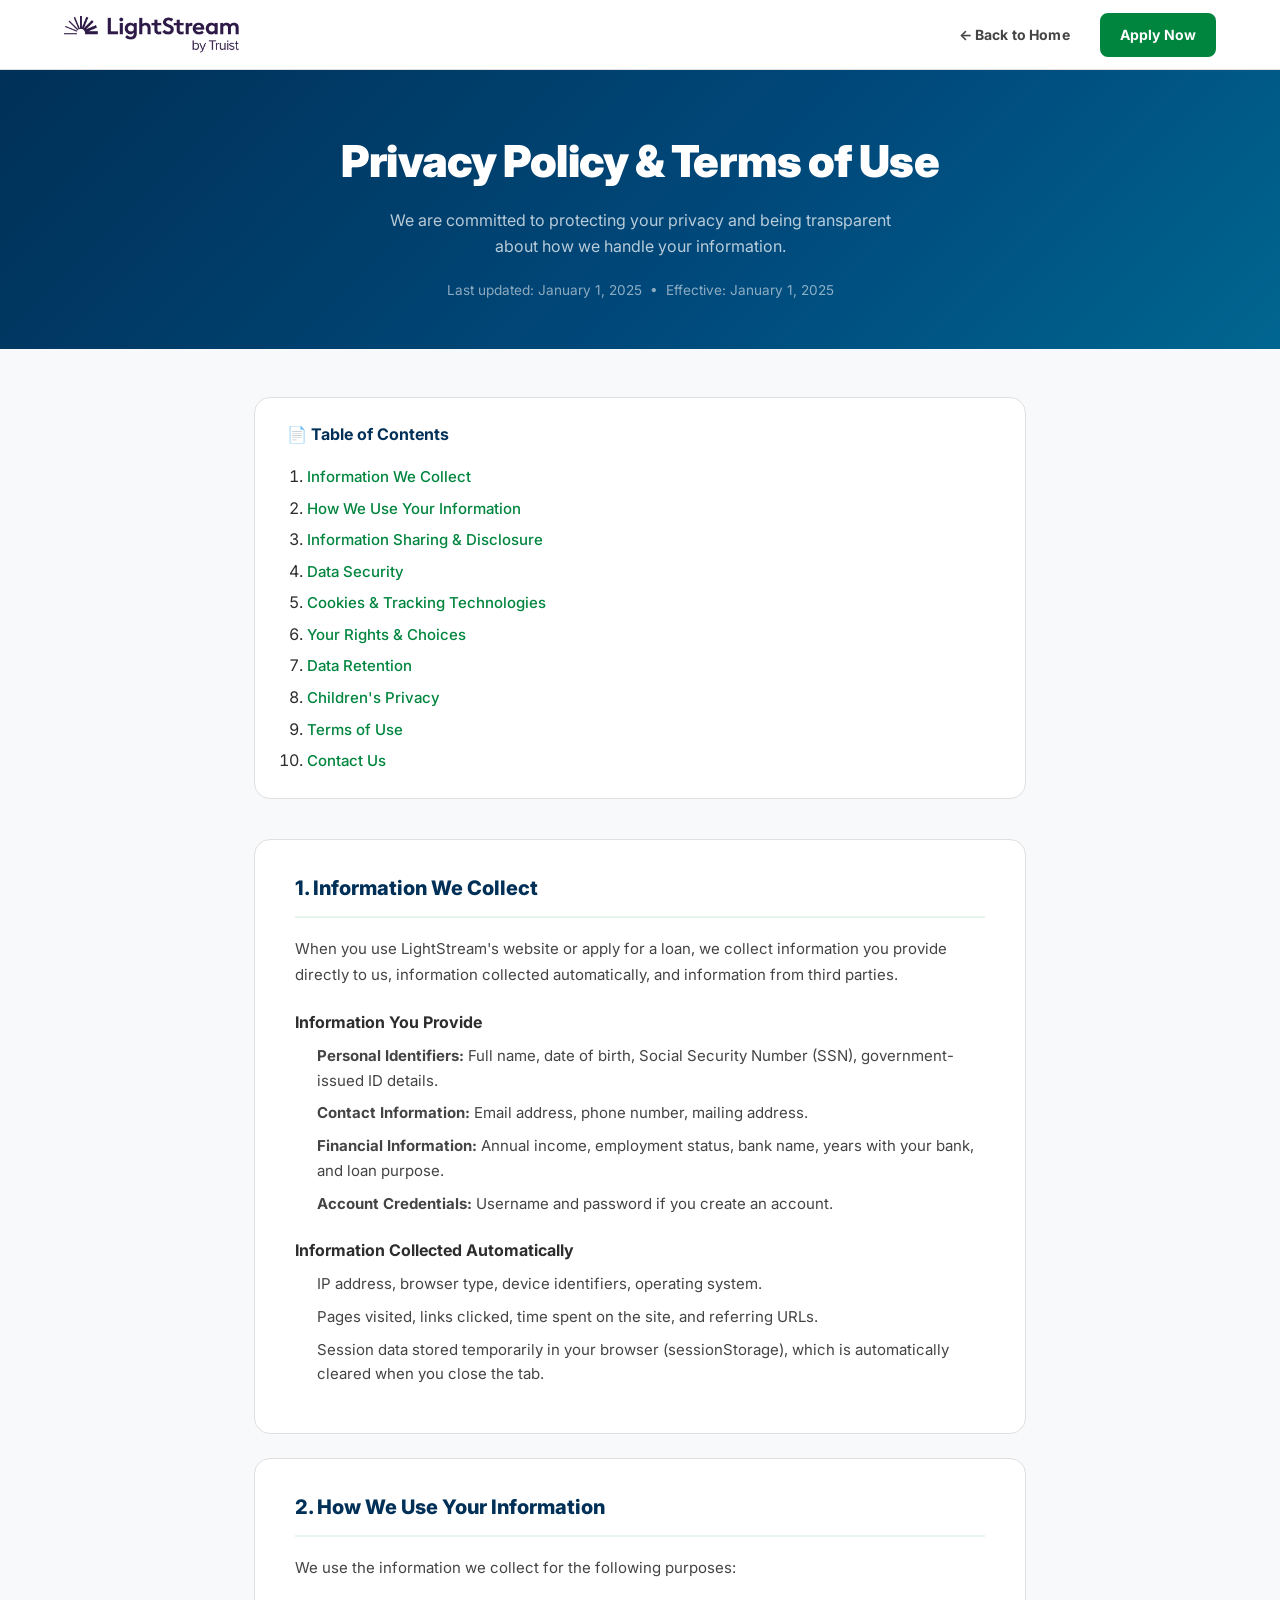
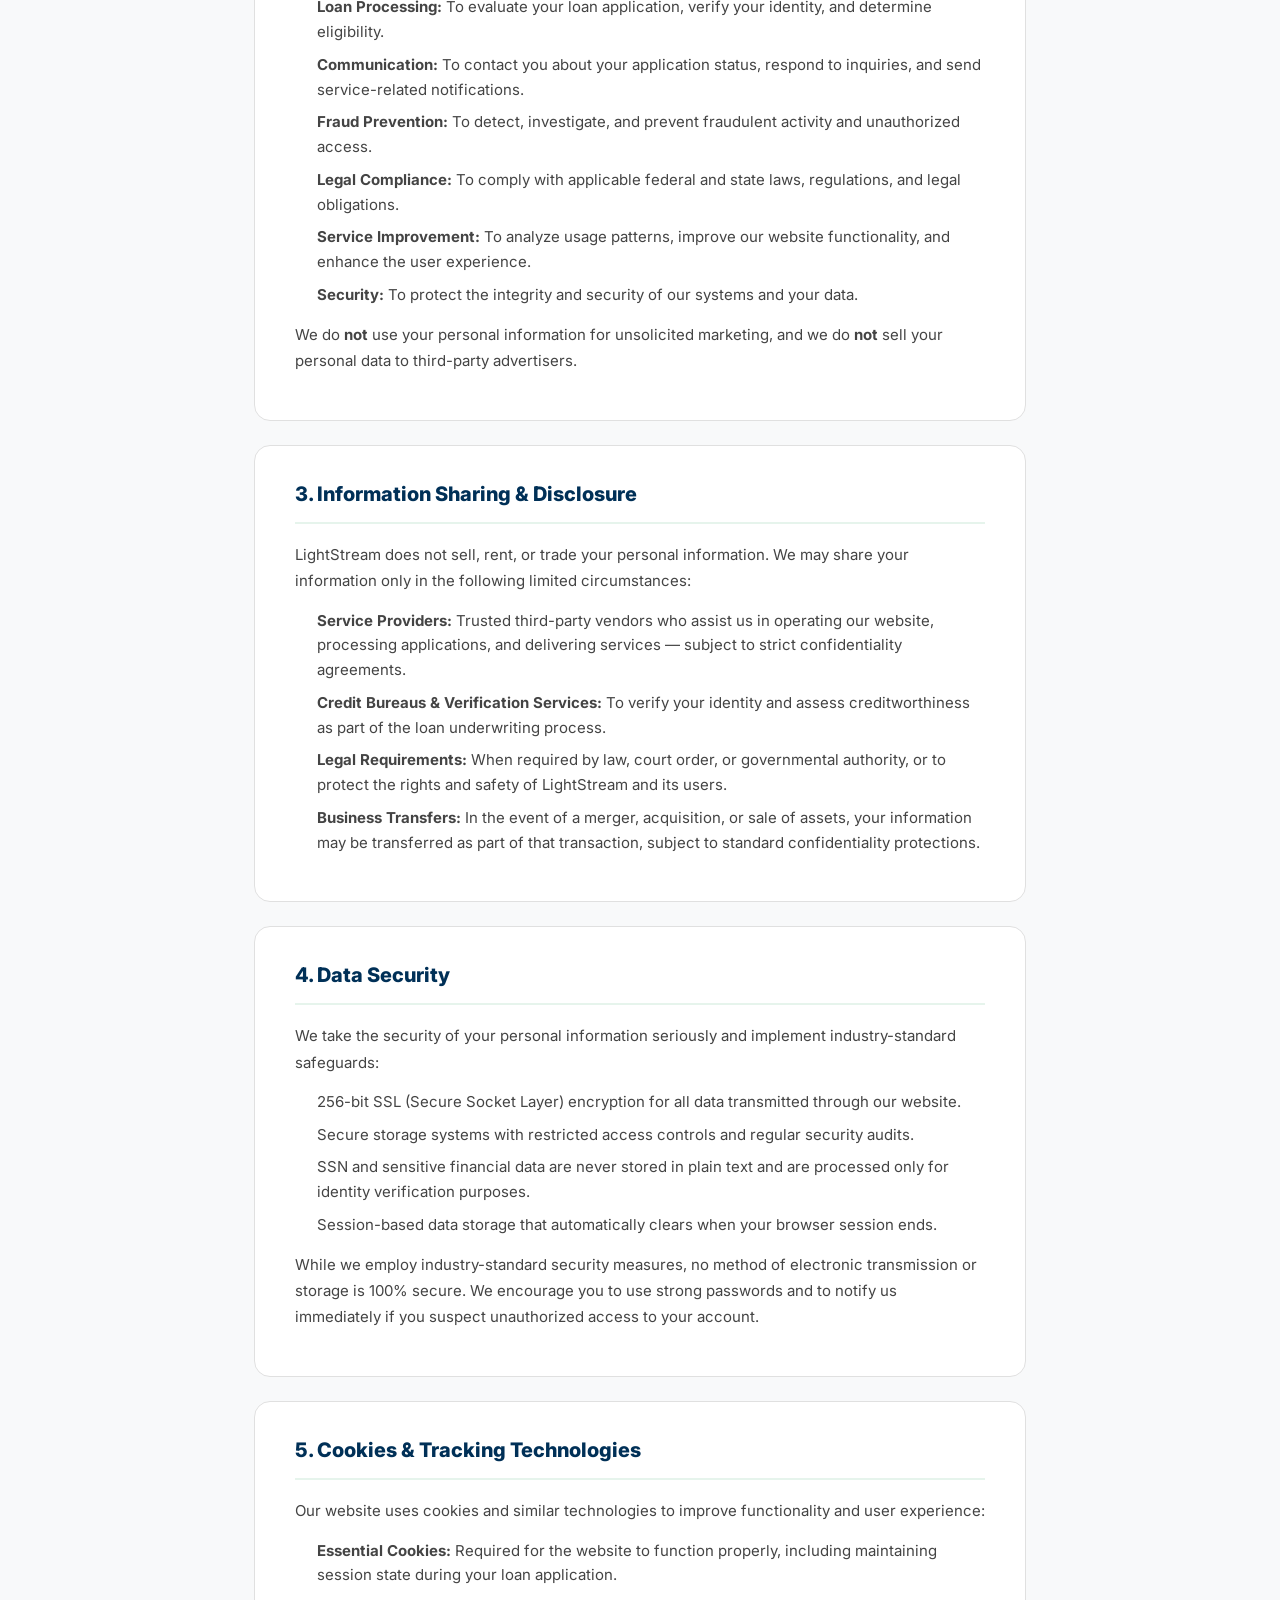
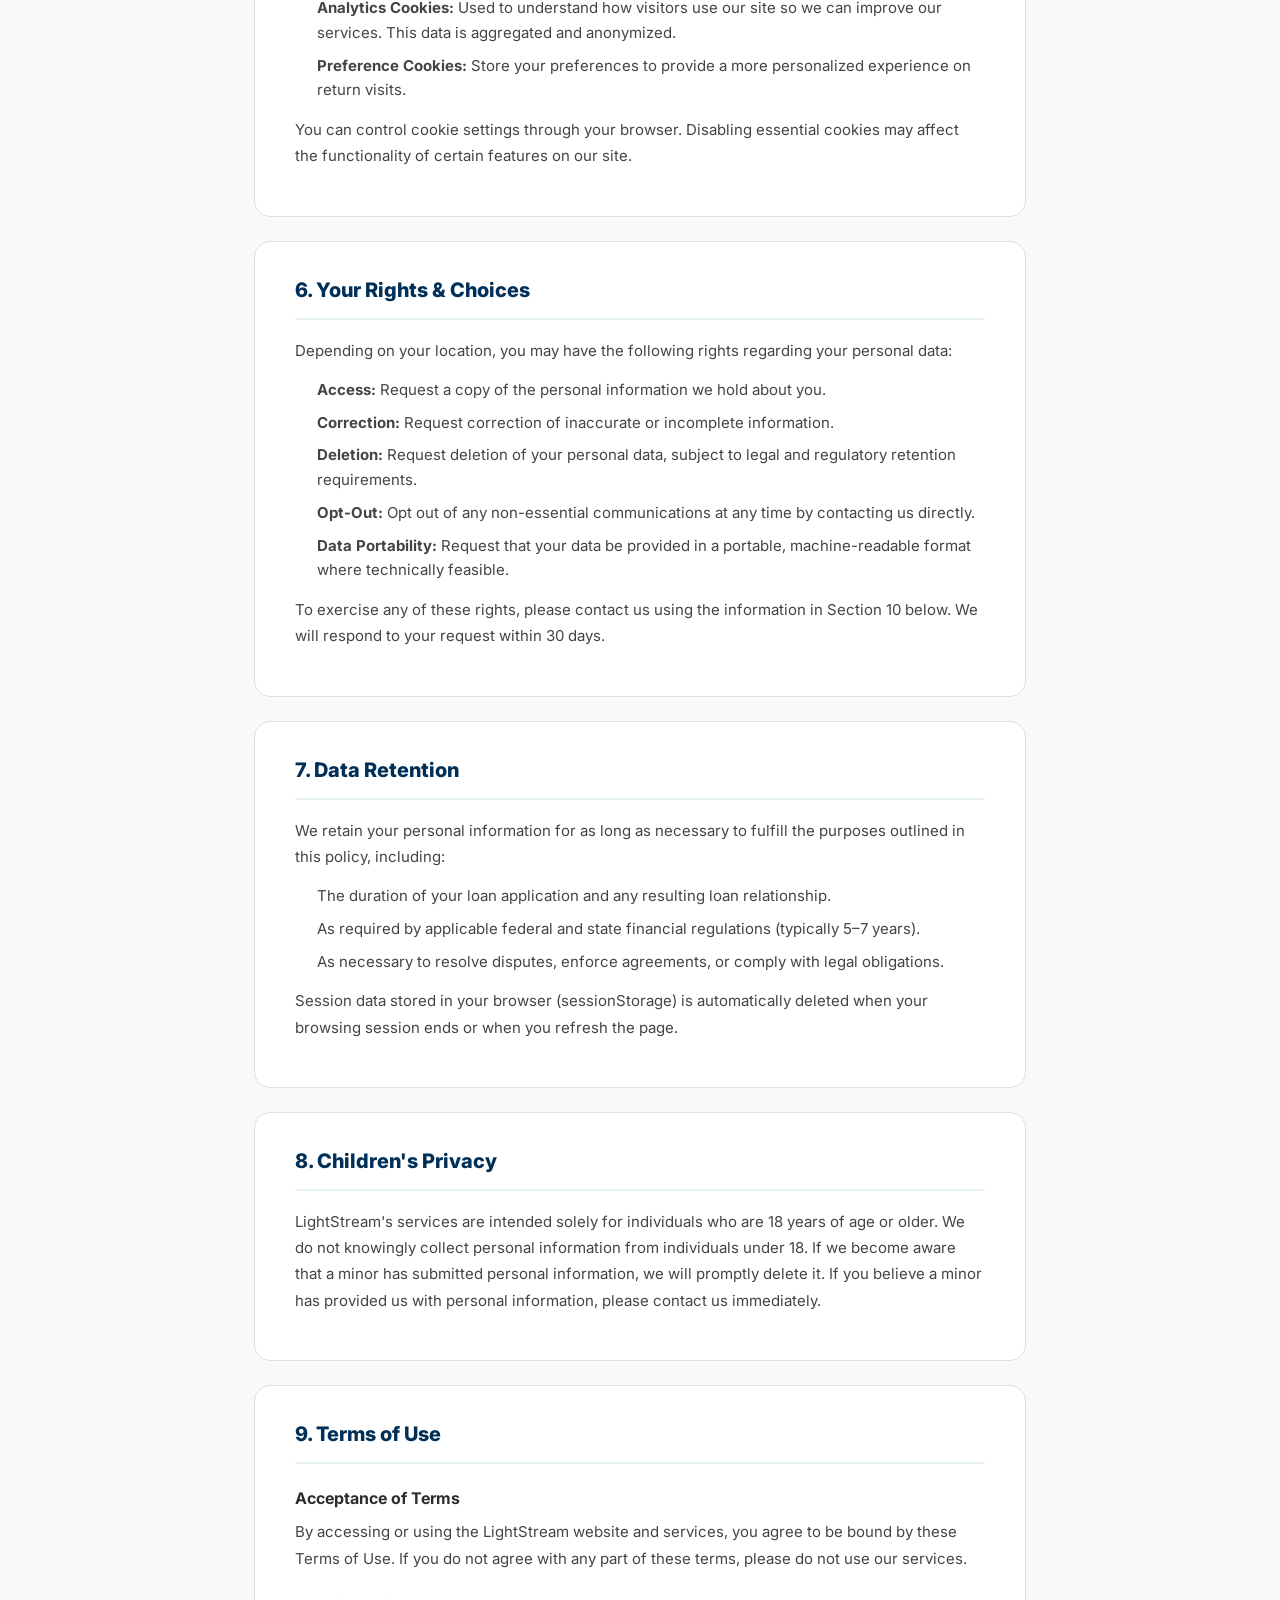
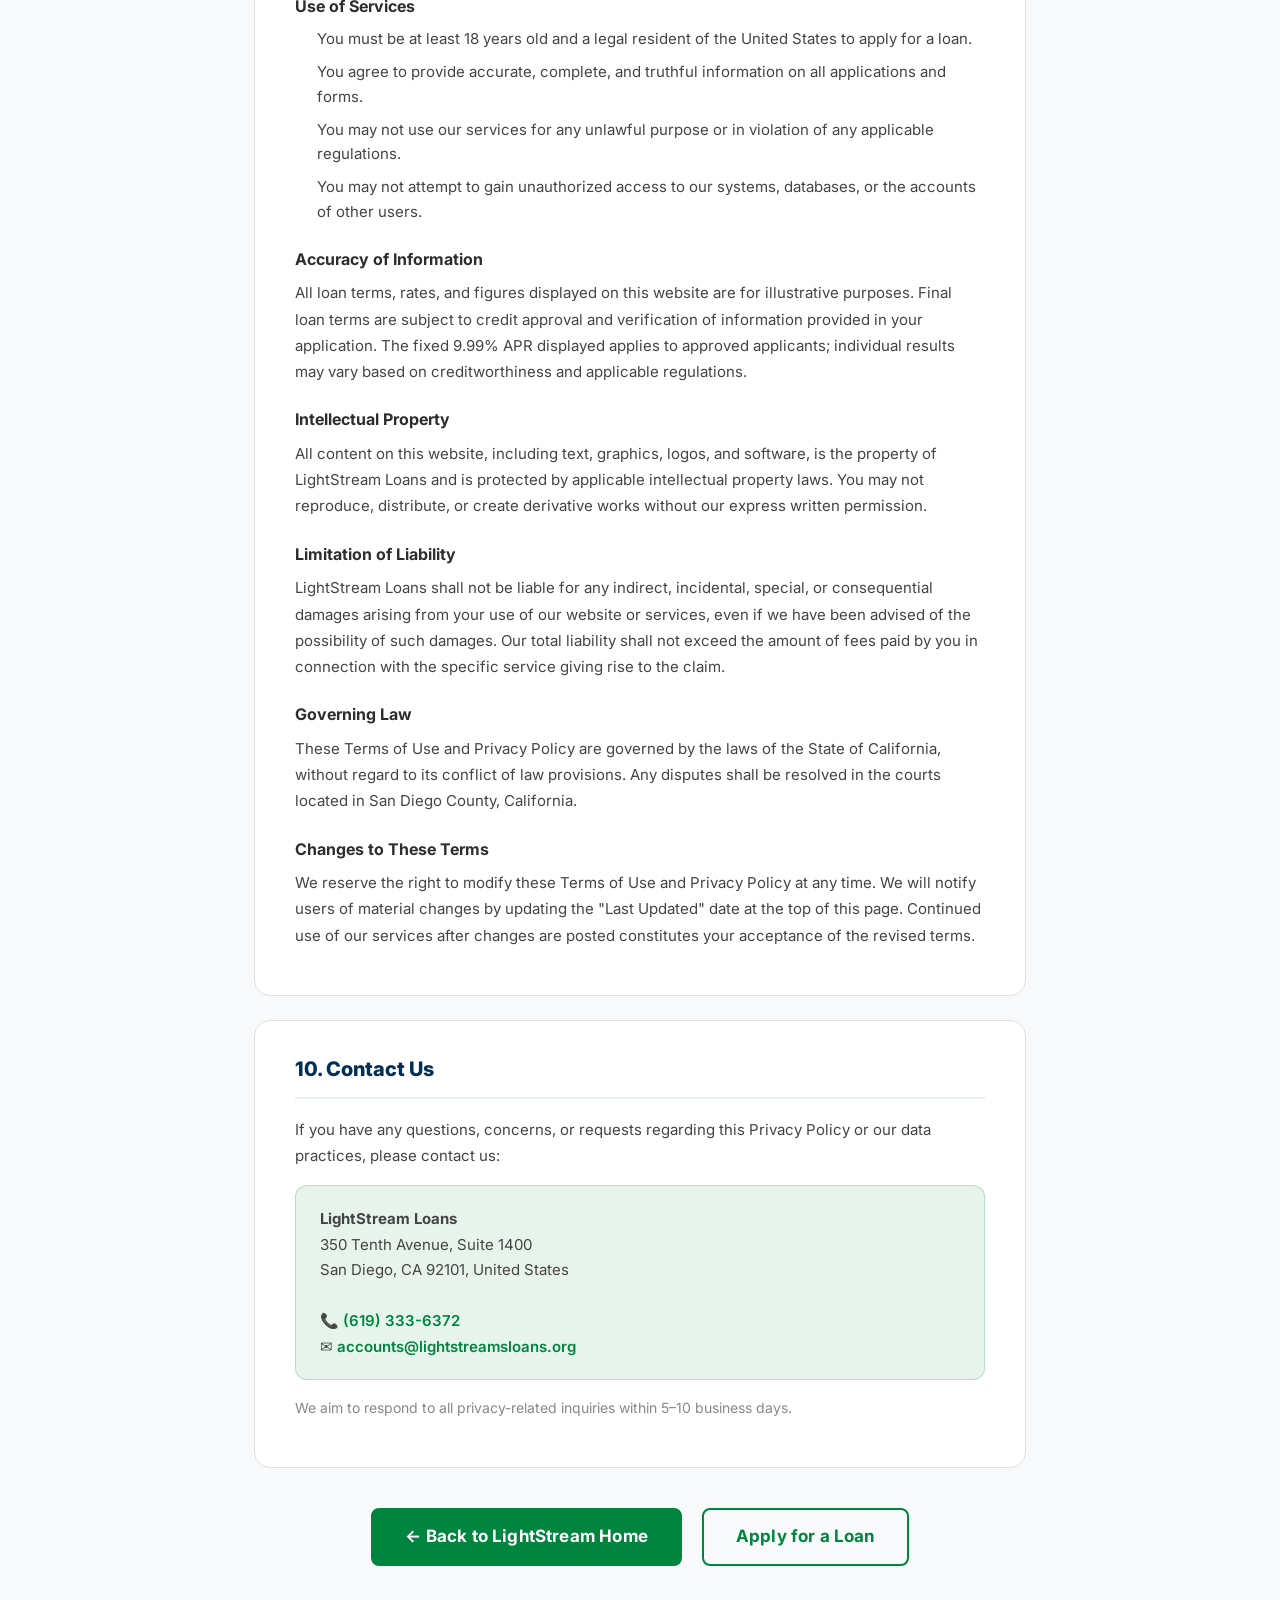
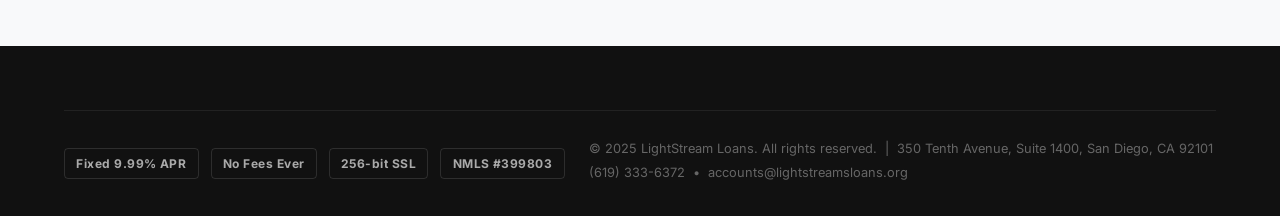
<file: privacy.html>
<!DOCTYPE html>
<html lang="en">
<head>
  <meta charset="UTF-8" />
  <meta name="viewport" content="width=device-width, initial-scale=1.0" />
  <title>Privacy Policy &amp; Terms of Use &mdash; LightStream</title>
  <meta name="description" content="LightStream Privacy Policy and Terms of Use. Learn how we collect, use, and protect your personal information." />
  <link rel="icon" type="image/png" href="assets/icon.png" />
  <link rel="shortcut icon" type="image/png" href="assets/icon.png" />
  <link rel="preconnect" href="https://fonts.googleapis.com" />
  <link rel="preconnect" href="https://fonts.gstatic.com" crossorigin />
  <link href="https://fonts.googleapis.com/css2?family=Inter:wght@300;400;500;600;700;800;900&display=swap" rel="stylesheet" />
  <link rel="stylesheet" href="styles.css" />
  <style>
    .legal-page { background: var(--gray-50); min-height: 100vh; }
    .legal-hero {
      background: linear-gradient(135deg, var(--ls-navy) 0%, #004a7c 60%, #006690 100%);
      color: #fff; padding: 3.5rem 0 3rem; text-align: center;
    }
    .legal-hero h1 { font-size: clamp(1.75rem, 4vw, 2.75rem); font-weight: 900; letter-spacing: -.02em; margin-bottom: .75rem; }
    .legal-hero p { font-size: 1rem; color: rgba(255,255,255,.72); max-width: 520px; margin: 0 auto; }
    .legal-hero .legal-meta { margin-top: 1.25rem; font-size: .85rem; color: rgba(255,255,255,.55); }
    .legal-body { max-width: 820px; margin: 0 auto; padding: 3rem 1.5rem 5rem; }
    .legal-toc { background: var(--white); border: 1.5px solid var(--gray-200); border-radius: var(--r-xl); padding: 1.5rem 2rem; margin-bottom: 2.5rem; }
    .legal-toc h2 { font-size: 1rem; font-weight: 700; color: var(--ls-navy); margin-bottom: 1rem; }
    .legal-toc ol { padding-left: 1.25rem; display: flex; flex-direction: column; gap: .375rem; }
    .legal-toc a { font-size: .9375rem; color: var(--ls-green); font-weight: 500; }
    .legal-toc a:hover { text-decoration: underline; }
    .legal-section { background: var(--white); border-radius: var(--r-xl); padding: 2rem 2.5rem; margin-bottom: 1.5rem; border: 1px solid var(--gray-200); scroll-margin-top: 90px; }
    .legal-section h2 { font-size: 1.25rem; font-weight: 800; color: var(--ls-navy); margin-bottom: 1.125rem; padding-bottom: .75rem; border-bottom: 2px solid var(--ls-green-light); }
    .legal-section h3 { font-size: 1rem; font-weight: 700; color: var(--gray-800); margin: 1.375rem 0 .5rem; }
    .legal-section p { font-size: .9375rem; color: var(--gray-700); line-height: 1.75; margin-bottom: .875rem; }
    .legal-section ul { padding-left: 1.375rem; display: flex; flex-direction: column; gap: .5rem; margin-bottom: .875rem; }
    .legal-section ul li { font-size: .9375rem; color: var(--gray-700); line-height: 1.65; }
    .legal-section ul li::marker { color: var(--ls-green); }
    .legal-contact-box { background: var(--ls-green-light); border: 1.5px solid rgba(0,133,62,.2); border-radius: var(--r-lg); padding: 1.25rem 1.5rem; margin-top: 1rem; }
    .legal-contact-box p { margin: 0; font-size: .9375rem; color: var(--gray-700); line-height: 1.7; }
    .legal-contact-box a { color: var(--ls-green); font-weight: 600; }
    .legal-back { text-align: center; margin-top: 2.5rem; }
    @media(max-width:640px) {
      .legal-section { padding: 1.5rem 1.25rem; }
      .legal-toc { padding: 1.25rem; }
    }
  </style>
</head>
<body class="legal-page">

<!-- HEADER -->
<header class="header" id="header" style="border-bottom:1px solid var(--gray-200);">
  <nav class="nav container">
    <a href="index.html" class="nav-logo">
      <img src="assets/lightstream-by-truist-logo.png" alt="LightStream" />
    </a>
    <div style="flex:1;"></div>
    <div class="nav-actions">
      <a href="index.html" class="btn btn-ghost btn-sm">&#8592; Back to Home</a>
      <a href="apply.html" class="btn btn-green btn-sm">Apply Now</a>
    </div>
  </nav>
</header>

<div class="legal-hero">
  <div class="container">
    <h1>Privacy Policy &amp; Terms of Use</h1>
    <p>We are committed to protecting your privacy and being transparent about how we handle your information.</p>
    <div class="legal-meta">Last updated: January 1, 2025 &nbsp;&bull;&nbsp; Effective: January 1, 2025</div>
  </div>
</div>

<div class="legal-body">

  <!-- TABLE OF CONTENTS -->
  <div class="legal-toc">
    <h2>&#128196; Table of Contents</h2>
    <ol>
      <li><a href="#information-we-collect">Information We Collect</a></li>
      <li><a href="#how-we-use">How We Use Your Information</a></li>
      <li><a href="#information-sharing">Information Sharing &amp; Disclosure</a></li>
      <li><a href="#data-security">Data Security</a></li>
      <li><a href="#cookies">Cookies &amp; Tracking Technologies</a></li>
      <li><a href="#your-rights">Your Rights &amp; Choices</a></li>
      <li><a href="#data-retention">Data Retention</a></li>
      <li><a href="#children">Children's Privacy</a></li>
      <li><a href="#terms">Terms of Use</a></li>
      <li><a href="#contact">Contact Us</a></li>
    </ol>
  </div>

  <!-- SECTION 1 -->
  <div class="legal-section" id="information-we-collect">
    <h2>1. Information We Collect</h2>
    <p>When you use LightStream's website or apply for a loan, we collect information you provide directly to us, information collected automatically, and information from third parties.</p>
    <h3>Information You Provide</h3>
    <ul>
      <li><strong>Personal Identifiers:</strong> Full name, date of birth, Social Security Number (SSN), government-issued ID details.</li>
      <li><strong>Contact Information:</strong> Email address, phone number, mailing address.</li>
      <li><strong>Financial Information:</strong> Annual income, employment status, bank name, years with your bank, and loan purpose.</li>
      <li><strong>Account Credentials:</strong> Username and password if you create an account.</li>
    </ul>
    <h3>Information Collected Automatically</h3>
    <ul>
      <li>IP address, browser type, device identifiers, operating system.</li>
      <li>Pages visited, links clicked, time spent on the site, and referring URLs.</li>
      <li>Session data stored temporarily in your browser (sessionStorage), which is automatically cleared when you close the tab.</li>
    </ul>
  </div>

  <!-- SECTION 2 -->
  <div class="legal-section" id="how-we-use">
    <h2>2. How We Use Your Information</h2>
    <p>We use the information we collect for the following purposes:</p>
    <ul>
      <li><strong>Loan Processing:</strong> To evaluate your loan application, verify your identity, and determine eligibility.</li>
      <li><strong>Communication:</strong> To contact you about your application status, respond to inquiries, and send service-related notifications.</li>
      <li><strong>Fraud Prevention:</strong> To detect, investigate, and prevent fraudulent activity and unauthorized access.</li>
      <li><strong>Legal Compliance:</strong> To comply with applicable federal and state laws, regulations, and legal obligations.</li>
      <li><strong>Service Improvement:</strong> To analyze usage patterns, improve our website functionality, and enhance the user experience.</li>
      <li><strong>Security:</strong> To protect the integrity and security of our systems and your data.</li>
    </ul>
    <p>We do <strong>not</strong> use your personal information for unsolicited marketing, and we do <strong>not</strong> sell your personal data to third-party advertisers.</p>
  </div>

  <!-- SECTION 3 -->
  <div class="legal-section" id="information-sharing">
    <h2>3. Information Sharing &amp; Disclosure</h2>
    <p>LightStream does not sell, rent, or trade your personal information. We may share your information only in the following limited circumstances:</p>
    <ul>
      <li><strong>Service Providers:</strong> Trusted third-party vendors who assist us in operating our website, processing applications, and delivering services &mdash; subject to strict confidentiality agreements.</li>
      <li><strong>Credit Bureaus &amp; Verification Services:</strong> To verify your identity and assess creditworthiness as part of the loan underwriting process.</li>
      <li><strong>Legal Requirements:</strong> When required by law, court order, or governmental authority, or to protect the rights and safety of LightStream and its users.</li>
      <li><strong>Business Transfers:</strong> In the event of a merger, acquisition, or sale of assets, your information may be transferred as part of that transaction, subject to standard confidentiality protections.</li>
    </ul>
  </div>

  <!-- SECTION 4 -->
  <div class="legal-section" id="data-security">
    <h2>4. Data Security</h2>
    <p>We take the security of your personal information seriously and implement industry-standard safeguards:</p>
    <ul>
      <li>256-bit SSL (Secure Socket Layer) encryption for all data transmitted through our website.</li>
      <li>Secure storage systems with restricted access controls and regular security audits.</li>
      <li>SSN and sensitive financial data are never stored in plain text and are processed only for identity verification purposes.</li>
      <li>Session-based data storage that automatically clears when your browser session ends.</li>
    </ul>
    <p>While we employ industry-standard security measures, no method of electronic transmission or storage is 100% secure. We encourage you to use strong passwords and to notify us immediately if you suspect unauthorized access to your account.</p>
  </div>

  <!-- SECTION 5 -->
  <div class="legal-section" id="cookies">
    <h2>5. Cookies &amp; Tracking Technologies</h2>
    <p>Our website uses cookies and similar technologies to improve functionality and user experience:</p>
    <ul>
      <li><strong>Essential Cookies:</strong> Required for the website to function properly, including maintaining session state during your loan application.</li>
      <li><strong>Analytics Cookies:</strong> Used to understand how visitors use our site so we can improve our services. This data is aggregated and anonymized.</li>
      <li><strong>Preference Cookies:</strong> Store your preferences to provide a more personalized experience on return visits.</li>
    </ul>
    <p>You can control cookie settings through your browser. Disabling essential cookies may affect the functionality of certain features on our site.</p>
  </div>

  <!-- SECTION 6 -->
  <div class="legal-section" id="your-rights">
    <h2>6. Your Rights &amp; Choices</h2>
    <p>Depending on your location, you may have the following rights regarding your personal data:</p>
    <ul>
      <li><strong>Access:</strong> Request a copy of the personal information we hold about you.</li>
      <li><strong>Correction:</strong> Request correction of inaccurate or incomplete information.</li>
      <li><strong>Deletion:</strong> Request deletion of your personal data, subject to legal and regulatory retention requirements.</li>
      <li><strong>Opt-Out:</strong> Opt out of any non-essential communications at any time by contacting us directly.</li>
      <li><strong>Data Portability:</strong> Request that your data be provided in a portable, machine-readable format where technically feasible.</li>
    </ul>
    <p>To exercise any of these rights, please contact us using the information in Section 10 below. We will respond to your request within 30 days.</p>
  </div>

  <!-- SECTION 7 -->
  <div class="legal-section" id="data-retention">
    <h2>7. Data Retention</h2>
    <p>We retain your personal information for as long as necessary to fulfill the purposes outlined in this policy, including:</p>
    <ul>
      <li>The duration of your loan application and any resulting loan relationship.</li>
      <li>As required by applicable federal and state financial regulations (typically 5&ndash;7 years).</li>
      <li>As necessary to resolve disputes, enforce agreements, or comply with legal obligations.</li>
    </ul>
    <p>Session data stored in your browser (sessionStorage) is automatically deleted when your browsing session ends or when you refresh the page.</p>
  </div>

  <!-- SECTION 8 -->
  <div class="legal-section" id="children">
    <h2>8. Children's Privacy</h2>
    <p>LightStream's services are intended solely for individuals who are 18 years of age or older. We do not knowingly collect personal information from individuals under 18. If we become aware that a minor has submitted personal information, we will promptly delete it. If you believe a minor has provided us with personal information, please contact us immediately.</p>
  </div>

  <!-- SECTION 9 — TERMS OF USE -->
  <div class="legal-section" id="terms">
    <h2>9. Terms of Use</h2>
    <h3>Acceptance of Terms</h3>
    <p>By accessing or using the LightStream website and services, you agree to be bound by these Terms of Use. If you do not agree with any part of these terms, please do not use our services.</p>
    <h3>Use of Services</h3>
    <ul>
      <li>You must be at least 18 years old and a legal resident of the United States to apply for a loan.</li>
      <li>You agree to provide accurate, complete, and truthful information on all applications and forms.</li>
      <li>You may not use our services for any unlawful purpose or in violation of any applicable regulations.</li>
      <li>You may not attempt to gain unauthorized access to our systems, databases, or the accounts of other users.</li>
    </ul>
    <h3>Accuracy of Information</h3>
    <p>All loan terms, rates, and figures displayed on this website are for illustrative purposes. Final loan terms are subject to credit approval and verification of information provided in your application. The fixed 9.99% APR displayed applies to approved applicants; individual results may vary based on creditworthiness and applicable regulations.</p>
    <h3>Intellectual Property</h3>
    <p>All content on this website, including text, graphics, logos, and software, is the property of LightStream Loans and is protected by applicable intellectual property laws. You may not reproduce, distribute, or create derivative works without our express written permission.</p>
    <h3>Limitation of Liability</h3>
    <p>LightStream Loans shall not be liable for any indirect, incidental, special, or consequential damages arising from your use of our website or services, even if we have been advised of the possibility of such damages. Our total liability shall not exceed the amount of fees paid by you in connection with the specific service giving rise to the claim.</p>
    <h3>Governing Law</h3>
    <p>These Terms of Use and Privacy Policy are governed by the laws of the State of California, without regard to its conflict of law provisions. Any disputes shall be resolved in the courts located in San Diego County, California.</p>
    <h3>Changes to These Terms</h3>
    <p>We reserve the right to modify these Terms of Use and Privacy Policy at any time. We will notify users of material changes by updating the "Last Updated" date at the top of this page. Continued use of our services after changes are posted constitutes your acceptance of the revised terms.</p>
  </div>

  <!-- SECTION 10 — CONTACT -->
  <div class="legal-section" id="contact">
    <h2>10. Contact Us</h2>
    <p>If you have any questions, concerns, or requests regarding this Privacy Policy or our data practices, please contact us:</p>
    <div class="legal-contact-box">
      <p>
        <strong>LightStream Loans</strong><br>
        350 Tenth Avenue, Suite 1400<br>
        San Diego, CA 92101, United States<br><br>
        &#128222; <a href="tel:6193336372">(619) 333-6372</a><br>
        &#9993; <a href="mailto:accounts@lightstreamsloans.org">accounts@lightstreamsloans.org</a>
      </p>
    </div>
    <p style="margin-top:1rem;font-size:.875rem;color:var(--gray-500);">We aim to respond to all privacy-related inquiries within 5&ndash;10 business days.</p>
  </div>

  <div class="legal-back">
    <a href="index.html" class="btn btn-green btn-lg">&#8592; Back to LightStream Home</a>
    <a href="apply.html" class="btn btn-outline-green btn-lg" style="margin-left:1rem;">Apply for a Loan</a>
  </div>

</div>

<!-- FOOTER -->
<footer class="footer">
  <div class="container">
    <div class="footer-bottom" style="border-top:1px solid rgba(255,255,255,.07);padding-top:1.75rem;">
      <div class="footer-certs">
        <span class="footer-cert">Fixed 9.99% APR</span>
        <span class="footer-cert">No Fees Ever</span>
        <span class="footer-cert">256-bit SSL</span>
        <span class="footer-cert">NMLS #399803</span>
      </div>
      <div class="footer-legal">
        <p>&copy; 2025 LightStream Loans. All rights reserved. &nbsp;|&nbsp; 350 Tenth Avenue, Suite 1400, San Diego, CA 92101</p>
        <p><a href="tel:6193336372" style="color:inherit">(619) 333-6372</a> &nbsp;&bull;&nbsp; <a href="mailto:accounts@lightstreamsloans.org" style="color:inherit">accounts@lightstreamsloans.org</a></p>
      </div>
    </div>
  </div>
</footer>

<script>
  /* Header scroll shadow */
  var hdr = document.getElementById('header');
  if (hdr) window.addEventListener('scroll', function(){ hdr.classList.toggle('scrolled', window.scrollY > 20); }, {passive:true});
</script>
</body>
</html>
</file>
<file: styles.css>
﻿/* ============================================================
   LIGHTSTREAM - COMPLETE STYLESHEET
   ============================================================ */
:root {
  --ls-green:#00853e; --ls-green-dark:#006630; --ls-green-light:#e6f4ec; --ls-green-mid:#009947;
  --ls-navy:#003057; --ls-navy-light:#e8edf2; --ls-teal:#007a8c; --ls-gold:#c8962a; --ls-orange:#e87722;
  --gray-900:#1a1a1a; --gray-800:#2d2d2d; --gray-700:#444; --gray-600:#666; --gray-500:#888;
  --gray-400:#aaa; --gray-300:#ccc; --gray-200:#e0e0e0; --gray-100:#f2f2f2; --gray-50:#f8f9fa;
  --white:#fff; --error:#c0392b; --error-bg:#fdf2f2; --success:#007a3e;
  --font:'Inter',-apple-system,BlinkMacSystemFont,'Segoe UI',sans-serif;
  --max-w:1200px; --header-h:70px;
  --r-sm:.25rem; --r:.375rem; --r-md:.5rem; --r-lg:.75rem; --r-xl:1rem; --r-2xl:1.5rem; --r-full:9999px;
  --shadow-sm:0 1px 3px rgba(0,0,0,.08); --shadow:0 2px 8px rgba(0,0,0,.1);
  --shadow-md:0 4px 16px rgba(0,0,0,.12); --shadow-lg:0 8px 32px rgba(0,0,0,.14);
  --shadow-xl:0 16px 48px rgba(0,0,0,.16);
  --t:220ms ease; --t-fast:140ms ease;
}
*,*::before,*::after{box-sizing:border-box;margin:0;padding:0}
html{font-size:16px;scroll-behavior:smooth;-webkit-text-size-adjust:100%}
body{font-family:var(--font);color:var(--gray-800);background:var(--white);line-height:1.6;overflow-x:hidden}
body.no-scroll{overflow:hidden}
img{display:block;max-width:100%}
a{color:inherit;text-decoration:none}
button{font-family:var(--font);cursor:pointer;border:none;background:none}
ul{list-style:none}
input,select,textarea{font-family:var(--font)}
strong{font-weight:700}

.container{max-width:var(--max-w);margin:0 auto;padding:0 1.5rem}

.section-tag{display:inline-block;font-size:.75rem;font-weight:700;letter-spacing:.1em;text-transform:uppercase;color:var(--ls-green);background:var(--ls-green-light);padding:.3rem .75rem;border-radius:var(--r-full);margin-bottom:.875rem}
.section-title{font-size:clamp(1.6rem,3vw,2.4rem);font-weight:800;line-height:1.2;letter-spacing:-.02em;color:var(--ls-navy);margin-bottom:.875rem}
.section-desc{font-size:1.0625rem;color:var(--gray-600);line-height:1.7;max-width:600px}
.section-header{text-align:center;margin-bottom:3.5rem}
.section-header .section-desc{margin:0 auto}

.btn{display:inline-flex;align-items:center;justify-content:center;gap:.5rem;padding:.75rem 1.5rem;border-radius:var(--r-md);font-weight:700;font-size:.9375rem;line-height:1.4;border:2px solid transparent;transition:all var(--t);cursor:pointer;white-space:nowrap;letter-spacing:.01em}
.btn-green{background:var(--ls-green);color:var(--white);border-color:var(--ls-green)}
.btn-green:hover{background:var(--ls-green-dark);border-color:var(--ls-green-dark);transform:translateY(-1px);box-shadow:0 6px 20px rgba(0,133,62,.35)}
.btn-navy{background:var(--ls-navy);color:var(--white);border-color:var(--ls-navy)}
.btn-navy:hover{background:#002244;border-color:#002244;transform:translateY(-1px)}
.btn-outline-green{background:transparent;color:var(--ls-green);border-color:var(--ls-green)}
.btn-outline-green:hover{background:var(--ls-green-light)}
.btn-outline-white{background:transparent;color:var(--white);border-color:rgba(255,255,255,.6)}
.btn-outline-white:hover{background:rgba(255,255,255,.1);border-color:var(--white)}
.btn-white{background:var(--white);color:var(--ls-green);border-color:var(--white)}
.btn-white:hover{background:var(--gray-100)}
.btn-ghost{color:var(--gray-700)}
.btn-ghost:hover{color:var(--ls-green)}
.btn-lg{padding:.9375rem 2rem;font-size:1.0625rem}
.btn-sm{padding:.5rem 1.125rem;font-size:.875rem}
.btn-xs{padding:.375rem .875rem;font-size:.8125rem}
.btn-full{width:100%}

.form-group{margin-bottom:1.25rem}
.form-row{display:grid;grid-template-columns:1fr 1fr;gap:1rem}
.form-label{display:block;font-size:.8125rem;font-weight:600;color:var(--gray-700);margin-bottom:.4rem;letter-spacing:.01em}
.form-control{width:100%;padding:.75rem .875rem;border:1.5px solid var(--gray-300);border-radius:var(--r-md);font-size:.9375rem;color:var(--gray-900);background:var(--white);transition:border-color var(--t),box-shadow var(--t);outline:none;appearance:none;-webkit-appearance:none}
.form-control:focus{border-color:var(--ls-green);box-shadow:0 0 0 3px rgba(0,133,62,.12)}
.form-control.has-error{border-color:var(--error);box-shadow:0 0 0 3px rgba(192,57,43,.1)}
select.form-control{background-image:url("data:image/svg+xml,%3Csvg xmlns='http://www.w3.org/2000/svg' width='12' height='8'%3E%3Cpath d='M1 1l5 5 5-5' stroke='%23666' stroke-width='1.5' fill='none' stroke-linecap='round'/%3E%3C/svg%3E");background-repeat:no-repeat;background-position:right .875rem center;padding-right:2.5rem;cursor:pointer}
.input-prefix{position:relative}
.input-prefix>span{position:absolute;left:.875rem;top:50%;transform:translateY(-50%);color:var(--gray-500);font-weight:600;pointer-events:none}
.input-prefix .form-control{padding-left:1.75rem}
.input-suffix{position:relative}
.input-suffix .form-control{padding-right:3rem}
.pwd-eye{position:absolute;right:.75rem;top:50%;transform:translateY(-50%);font-size:.95rem;opacity:.5;transition:opacity var(--t)}
.pwd-eye:hover{opacity:1}
.field-error{font-size:.75rem;color:var(--error);margin-top:.3rem;display:flex;align-items:center;gap:.25rem}
.form-hint{font-size:.8rem;color:var(--gray-500);margin-top:.3rem}

/* LOADER */
.loader{position:fixed;inset:0;z-index:10000;background:var(--white);display:flex;align-items:center;justify-content:center;transition:opacity .4s ease,visibility .4s ease}
.loader.hidden{opacity:0;visibility:hidden;pointer-events:none}
.loader-inner{display:flex;flex-direction:column;align-items:center;gap:1.5rem}
.loader-logo img{height:40px}
.loader-track{width:200px;height:3px;background:var(--gray-200);border-radius:var(--r-full);overflow:hidden}
.loader-bar{height:100%;background:var(--ls-green);border-radius:var(--r-full);animation:loadFill 1.3s ease forwards}
@keyframes loadFill{from{width:0}to{width:100%}}
.loader-text{font-size:.875rem;color:var(--gray-500);font-weight:500}

/* HEADER */
.header{position:sticky;top:0;z-index:1000;height:var(--header-h);background:var(--white);border-bottom:1px solid transparent;transition:border-color var(--t),box-shadow var(--t)}
.header.scrolled{border-color:var(--gray-200);box-shadow:var(--shadow)}
.nav{height:100%;display:flex;align-items:center;gap:1.5rem}
.nav-logo{flex-shrink:0;display:flex;align-items:center}
.nav-logo img{height:38px}
.nav-menu{flex:1}
.nav-list{display:flex;align-items:center;gap:.125rem}
.nav-item{position:relative}
.nav-link{display:flex;align-items:center;gap:.25rem;padding:.5rem .75rem;font-size:.9375rem;font-weight:500;color:var(--gray-700);border-radius:var(--r);transition:color var(--t),background var(--t);cursor:pointer}
.nav-link:hover{color:var(--ls-green);background:var(--ls-green-light)}
.nav-link .caret{font-size:.75rem;transition:transform var(--t)}
.has-dropdown:hover .caret,.has-dropdown.dd-open .caret{transform:scaleY(-1)}
.dropdown{position:absolute;top:calc(100% + .5rem);left:0;background:var(--white);border:1px solid var(--gray-200);border-radius:var(--r-lg);padding:.625rem;min-width:260px;box-shadow:var(--shadow-lg);opacity:0;visibility:hidden;transform:translateY(-8px);transition:all var(--t);z-index:500}
.has-dropdown:hover .dropdown,.has-dropdown.dd-open .dropdown{opacity:1;visibility:visible;transform:translateY(0)}
.dd-item{display:flex;align-items:center;gap:.75rem;padding:.625rem .875rem;border-radius:var(--r-md);font-size:.9rem;color:var(--gray-700);transition:background var(--t),color var(--t)}
.dd-item:hover{background:var(--ls-green-light);color:var(--ls-green)}
.dd-icon{font-size:1.2rem;flex-shrink:0}
.nav-actions{display:flex;align-items:center;gap:.625rem;flex-shrink:0}
.nav-phone{display:flex;align-items:center;gap:.375rem;font-size:.8125rem;font-weight:600;color:var(--ls-navy);border-right:1px solid var(--gray-200);padding-right:.875rem;margin-right:.25rem}
.hamburger{display:none;flex-direction:column;gap:5px;padding:.5rem;border-radius:var(--r);margin-left:auto}
.hamburger span{display:block;width:24px;height:2px;background:var(--gray-700);border-radius:var(--r-full);transition:all var(--t)}
.hamburger.open span:nth-child(1){transform:translateY(7px) rotate(45deg)}
.hamburger.open span:nth-child(2){opacity:0;transform:scaleX(0)}
.hamburger.open span:nth-child(3){transform:translateY(-7px) rotate(-45deg)}

/* HERO */
.hero{background:linear-gradient(135deg,var(--ls-navy) 0%,#004a7c 55%,#006690 100%);color:var(--white);overflow:hidden;position:relative}
.hero-bg{position:absolute;inset:0;pointer-events:none}
.hero-pattern{position:absolute;inset:0;background-image:radial-gradient(circle at 70% 50%,rgba(0,133,62,.15) 0%,transparent 60%),radial-gradient(circle at 20% 80%,rgba(0,122,140,.2) 0%,transparent 50%)}
.hero-grid{position:absolute;inset:0;background-image:linear-gradient(rgba(255,255,255,.03) 1px,transparent 1px),linear-gradient(90deg,rgba(255,255,255,.03) 1px,transparent 1px);background-size:48px 48px}
.hero-inner{position:relative;z-index:1;display:grid;grid-template-columns:1fr 1fr;gap:4rem;align-items:center;padding:5rem 0 6rem}
.hero-eyebrow{display:inline-flex;align-items:center;gap:.5rem;background:rgba(0,133,62,.2);border:1px solid rgba(0,133,62,.4);color:#6ee09e;font-size:.8rem;font-weight:700;letter-spacing:.08em;text-transform:uppercase;padding:.35rem .875rem;border-radius:var(--r-full);margin-bottom:1.375rem}
.hero-title{font-size:clamp(2rem,4.5vw,3.5rem);font-weight:900;line-height:1.1;letter-spacing:-.03em;margin-bottom:1.25rem}
.hero-title span{color:#6ee09e}
.hero-sub{font-size:1.125rem;color:rgba(255,255,255,.78);line-height:1.7;margin-bottom:2rem;max-width:480px}
.hero-cta-row{display:flex;align-items:center;gap:1rem;flex-wrap:wrap;margin-bottom:2.5rem}
.hero-trust{display:flex;flex-wrap:wrap;gap:1.25rem;padding-top:1.5rem;border-top:1px solid rgba(255,255,255,.12)}
.hero-trust-item{display:flex;align-items:center;gap:.375rem;font-size:.875rem;color:rgba(255,255,255,.7)}
.hti-icon{font-size:1rem;color:#6ee09e}
.hero-card{background:var(--white);border-radius:var(--r-2xl);padding:2.25rem;box-shadow:var(--shadow-xl);color:var(--gray-800)}
.hero-card-title{font-size:1.25rem;font-weight:800;color:var(--ls-navy);margin-bottom:.375rem}
.hero-card-sub{font-size:.875rem;color:var(--gray-500);margin-bottom:1.75rem}
.rate-display{display:flex;align-items:center;justify-content:space-between;background:var(--ls-green-light);border:1px solid rgba(0,133,62,.2);border-radius:var(--r-lg);padding:1.25rem 1.5rem;margin-bottom:1.5rem}
.rate-display-val{font-size:2.25rem;font-weight:900;color:var(--ls-green);line-height:1}
.rate-display-label{font-size:.8rem;color:var(--gray-500);margin-top:.25rem}
.rate-display-note{font-size:.75rem;color:var(--gray-500);text-align:right}
.hero-card-features{display:flex;flex-direction:column;gap:.625rem;margin-bottom:1.75rem}
.hcf-item{display:flex;align-items:center;gap:.625rem;font-size:.9rem;color:var(--gray-700);font-weight:500}
.hcf-check{color:var(--ls-green);font-size:1rem;font-weight:900}
.hero-wave{line-height:0}
.hero-wave svg{width:100%;height:55px}

/* STATS */
.stats-section{padding:3.5rem 0;background:var(--ls-navy)}
.stats-grid{display:grid;grid-template-columns:repeat(4,1fr);gap:1px;background:rgba(255,255,255,.1)}
.stat-card{text-align:center;padding:2rem 1.5rem;background:var(--ls-navy);transition:background var(--t)}
.stat-card:hover{background:#003d6b}
.stat-num{font-size:2.5rem;font-weight:900;color:#6ee09e;letter-spacing:-.03em;line-height:1}
.stat-label{font-size:.875rem;color:rgba(255,255,255,.65);margin-top:.5rem;font-weight:500}

/* PURPOSES */
.purposes-section{padding:5rem 0;background:var(--gray-50)}
.purposes-grid{display:grid;grid-template-columns:repeat(4,1fr);gap:1.25rem}
.purpose-card{background:var(--white);border:1.5px solid var(--gray-200);border-radius:var(--r-xl);padding:1.75rem 1.5rem;text-align:center;cursor:pointer;transition:all var(--t);position:relative;overflow:hidden}
.purpose-card::before{content:'';position:absolute;top:0;left:0;right:0;height:3px;background:var(--ls-green);transform:scaleX(0);transform-origin:left;transition:transform var(--t)}
.purpose-card:hover{transform:translateY(-5px);box-shadow:var(--shadow-lg);border-color:var(--ls-green)}
.purpose-card:hover::before{transform:scaleX(1)}
.purpose-icon{font-size:2.25rem;margin-bottom:1rem;display:block}
.purpose-card h3{font-size:.9375rem;font-weight:700;color:var(--ls-navy);margin-bottom:.375rem}
.purpose-card p{font-size:.8125rem;color:var(--gray-600);line-height:1.55}
.purpose-rate{font-size:.8rem;font-weight:700;color:var(--ls-green);margin-top:.625rem}

/* WHY */
.why-section{padding:5.5rem 0;background:var(--white)}
.why-grid{display:grid;grid-template-columns:1fr 1fr;gap:5rem;align-items:center}
.why-content .section-title,.why-content .section-desc{text-align:left}
.why-content .section-desc{margin:0 0 2rem}
.feature-list{display:flex;flex-direction:column;gap:1.5rem;margin-bottom:2.25rem}
.feature-row{display:flex;align-items:flex-start;gap:1rem}
.feature-icon-box{width:46px;height:46px;flex-shrink:0;background:var(--ls-green-light);border-radius:var(--r-lg);display:flex;align-items:center;justify-content:center;font-size:1.25rem}
.feature-row h4{font-size:1rem;font-weight:700;color:var(--ls-navy);margin-bottom:.3rem}
.feature-row p{font-size:.9rem;color:var(--gray-600);line-height:1.55}
.why-visual-card{background:var(--white);border:1.5px solid var(--gray-200);border-radius:var(--r-2xl);overflow:hidden;box-shadow:var(--shadow-xl)}
.wyc-header{background:var(--ls-navy);color:var(--white);padding:1.25rem 1.5rem;display:flex;align-items:center;justify-content:space-between}
.wyc-header-title{font-size:1rem;font-weight:700}
.wyc-header-badge{background:var(--ls-green);color:var(--white);font-size:.75rem;font-weight:700;padding:.25rem .625rem;border-radius:var(--r-full)}
.wyc-body{padding:1.5rem}
.wyc-rate-row{display:flex;align-items:center;justify-content:space-between;padding:1rem 1.25rem;border-radius:var(--r-lg);margin-bottom:.875rem;border:1.5px solid var(--gray-200)}
.wyc-rate-row.best{border-color:var(--ls-green);background:var(--ls-green-light)}
.wyc-rate-lender{display:flex;align-items:center;gap:.75rem}
.wyc-av{width:36px;height:36px;border-radius:var(--r);display:flex;align-items:center;justify-content:center;font-weight:800;font-size:.8rem;color:var(--white);flex-shrink:0}
.av-green{background:var(--ls-green)} .av-navy{background:var(--ls-navy)} .av-teal{background:var(--ls-teal)}
.wyc-av-name strong{font-size:.9rem;font-weight:700;color:var(--gray-900);display:block}
.wyc-av-name span{font-size:.75rem;color:var(--gray-500)}
.wyc-rate-val{font-size:1.375rem;font-weight:900;color:var(--ls-green)}
.wyc-rate-val.muted{color:var(--gray-700);font-size:1.125rem}
.wyc-best-tag{font-size:.7rem;font-weight:800;color:var(--ls-green);text-transform:uppercase;letter-spacing:.06em;margin-bottom:.375rem}
.wyc-foot{padding:.875rem 1.5rem;background:var(--gray-50);border-top:1px solid var(--gray-100)}
.wyc-foot p{font-size:.8rem;color:var(--gray-500);text-align:center}

/* RATES TABLE */
.rates-section{padding:5rem 0;background:var(--ls-navy)}
.rates-section .section-title{color:var(--white)}
.rates-section .section-desc{color:rgba(255,255,255,.7)}
.rates-table{width:100%;border-collapse:collapse;background:rgba(255,255,255,.04);border-radius:var(--r-xl);overflow:hidden;margin-top:2rem}
.rates-table th{padding:1rem 1.25rem;text-align:left;font-size:.8rem;font-weight:700;letter-spacing:.08em;text-transform:uppercase;color:rgba(255,255,255,.55);background:rgba(255,255,255,.06);border-bottom:1px solid rgba(255,255,255,.1)}
.rates-table td{padding:.9375rem 1.25rem;font-size:.9375rem;color:rgba(255,255,255,.85);border-bottom:1px solid rgba(255,255,255,.06);font-weight:500}
.rates-table tr:last-child td{border-bottom:none}
.rates-table tr:hover td{background:rgba(255,255,255,.04)}
.rates-table .rate-cell{color:#6ee09e;font-weight:700}
.rates-table .badge-ap{background:rgba(0,133,62,.25);color:#6ee09e;font-size:.7rem;font-weight:700;padding:.15rem .5rem;border-radius:var(--r-full);margin-left:.375rem}

/* REVIEWS */
.reviews-section{padding:5.5rem 0;background:var(--gray-50)}
.reviews-grid{display:grid;grid-template-columns:repeat(3,1fr);gap:1.5rem;margin-bottom:3.5rem}
.review-card{background:var(--white);border:1px solid var(--gray-200);border-radius:var(--r-xl);padding:2rem;transition:transform var(--t),box-shadow var(--t)}
.review-card:hover{transform:translateY(-4px);box-shadow:var(--shadow-lg)}
.review-stars{color:#f5a623;font-size:1rem;letter-spacing:.05em;margin-bottom:.875rem}
.review-text{font-size:.9375rem;color:var(--gray-700);line-height:1.7;font-style:italic;margin-bottom:1.5rem}
.review-author{display:flex;align-items:center;gap:.75rem}
.review-av{width:42px;height:42px;border-radius:50%;display:flex;align-items:center;justify-content:center;font-weight:800;font-size:.875rem;color:var(--white);flex-shrink:0}
.review-author strong{display:block;font-size:.9375rem;font-weight:700;color:var(--gray-900)}
.review-author span{font-size:.8rem;color:var(--gray-500)}
.review-savings{display:inline-block;margin-top:.875rem;font-size:.8rem;font-weight:600;color:var(--success);background:#e6f4ec;border:1px solid rgba(0,122,62,.2);padding:.3rem .75rem;border-radius:var(--r-full)}
.trust-ribbon{display:grid;grid-template-columns:repeat(4,1fr);gap:1.5rem;padding-top:3rem;border-top:1px solid var(--gray-200)}
.tr-item{display:flex;align-items:center;gap:.875rem}
.tr-icon{font-size:1.75rem;flex-shrink:0}
.tr-item strong{display:block;font-size:.875rem;font-weight:700;color:var(--gray-900);margin-bottom:.125rem}
.tr-item span{font-size:.8rem;color:var(--gray-500)}

/* RATE BEAT */
.ratebeat-section{padding:5rem 0;background:var(--ls-green)}
.ratebeat-inner{display:grid;grid-template-columns:1fr 1fr;gap:4rem;align-items:center}
.ratebeat-tag{display:inline-block;background:rgba(255,255,255,.15);border:1px solid rgba(255,255,255,.3);color:var(--white);font-size:.8rem;font-weight:700;letter-spacing:.08em;text-transform:uppercase;padding:.35rem .875rem;border-radius:var(--r-full);margin-bottom:1.25rem}
.ratebeat-content h2{font-size:clamp(1.75rem,3vw,2.5rem);font-weight:900;color:var(--white);line-height:1.15;letter-spacing:-.02em;margin-bottom:1rem}
.ratebeat-content p{font-size:1.0625rem;color:rgba(255,255,255,.85);line-height:1.7;margin-bottom:2rem}
.ratebeat-visual{background:rgba(255,255,255,.12);border:1px solid rgba(255,255,255,.2);border-radius:var(--r-2xl);padding:2rem}
.rbv-title{font-size:1rem;font-weight:700;color:rgba(255,255,255,.9);margin-bottom:1.25rem}
.rbv-row{display:flex;align-items:center;justify-content:space-between;background:rgba(255,255,255,.1);border-radius:var(--r-lg);padding:.875rem 1.25rem;margin-bottom:.75rem}
.rbv-label{font-size:.875rem;color:rgba(255,255,255,.75)}
.rbv-val{font-size:1.25rem;font-weight:800;color:var(--white)}
.rbv-val.beat{color:#bbf7d0}
.rbv-savings{display:flex;align-items:center;justify-content:center;gap:.75rem;background:rgba(255,255,255,.15);border-radius:var(--r-lg);padding:1rem;margin-top:1rem}
.rbv-savings strong{font-size:1.625rem;font-weight:900;color:#bbf7d0}
.rbv-savings span{font-size:.875rem;color:rgba(255,255,255,.75)}

/* FAQ */
.faq-section{padding:5.5rem 0;background:var(--white)}
.faq-layout{display:grid;grid-template-columns:1fr 2fr;gap:5rem;align-items:start}
.faq-sidebar{position:sticky;top:calc(var(--header-h) + 2rem)}
.faq-sidebar .section-title,.faq-sidebar .section-desc{text-align:left}
.faq-sidebar .section-desc{margin:0 0 1.5rem}
.faq-contact{margin-top:1.25rem;display:flex;flex-direction:column;gap:.75rem}
.faq-contact a{display:flex;align-items:center;gap:.5rem;font-size:.875rem;color:var(--gray-600);transition:color var(--t)}
.faq-contact a:hover{color:var(--ls-green)}
.faq-item{border-bottom:1px solid var(--gray-200)}
.faq-q{width:100%;display:flex;align-items:center;justify-content:space-between;padding:1.25rem 0;font-size:1rem;font-weight:600;color:var(--gray-800);text-align:left;gap:1rem;cursor:pointer;transition:color var(--t)}
.faq-q:hover{color:var(--ls-green)}
.faq-q-icon{width:28px;height:28px;background:var(--gray-100);border-radius:50%;display:flex;align-items:center;justify-content:center;font-size:1.25rem;font-weight:300;color:var(--gray-500);flex-shrink:0;transition:all var(--t)}
.faq-item.open .faq-q-icon{background:var(--ls-green);color:var(--white);transform:rotate(45deg)}
.faq-a{max-height:0;overflow:hidden;transition:max-height .4s ease}
.faq-a p{padding-bottom:1.25rem;font-size:.9375rem;color:var(--gray-600);line-height:1.75}
.faq-item.open .faq-a{max-height:400px}

/* CTA BOTTOM */
.cta-bottom{padding:5.5rem 0;background:linear-gradient(135deg,var(--ls-navy) 0%,#004a7c 60%,#006690 100%);position:relative;overflow:hidden}
.cta-bottom-bg{position:absolute;inset:0;pointer-events:none;background:radial-gradient(circle at 80% 50%,rgba(0,133,62,.15) 0%,transparent 60%)}
.cta-bottom-inner{position:relative;z-index:1;text-align:center}
.cta-bottom h2{font-size:clamp(1.875rem,4vw,3rem);font-weight:900;color:var(--white);letter-spacing:-.03em;margin-bottom:1rem}
.cta-bottom p{font-size:1.0625rem;color:rgba(255,255,255,.72);max-width:580px;margin:0 auto 2.5rem;line-height:1.7}
.cta-bottom-actions{display:flex;align-items:center;justify-content:center;gap:1rem;flex-wrap:wrap;margin-bottom:1.75rem}
.cta-bottom-trust{display:flex;align-items:center;justify-content:center;gap:2rem;flex-wrap:wrap;font-size:.875rem;color:rgba(255,255,255,.6);font-weight:500}

/* FOOTER */
.footer{background:#111;color:var(--gray-400);padding-top:4rem}
.footer-top{display:grid;grid-template-columns:1.2fr 2.5fr;gap:4rem;padding-bottom:3.5rem;border-bottom:1px solid rgba(255,255,255,.07)}
.footer-brand p{font-size:.9rem;color:var(--gray-500);line-height:1.7;max-width:280px;margin:1rem 0 1.5rem}
.footer-logo img{height:32px;filter:brightness(0) invert(1);opacity:.85}
.footer-social{display:flex;gap:.75rem}
.footer-social a{width:36px;height:36px;background:rgba(255,255,255,.06);border:1px solid rgba(255,255,255,.1);border-radius:var(--r-md);display:flex;align-items:center;justify-content:center;font-size:.9rem;font-weight:700;color:var(--gray-400);transition:all var(--t)}
.footer-social a:hover{background:var(--ls-green);border-color:var(--ls-green);color:var(--white)}
.footer-cols{display:grid;grid-template-columns:repeat(4,1fr);gap:2rem}
.footer-col h4{font-size:.8rem;font-weight:700;letter-spacing:.1em;text-transform:uppercase;color:var(--white);margin-bottom:1.125rem}
.footer-col ul{display:flex;flex-direction:column;gap:.5rem}
.footer-col a{font-size:.875rem;color:var(--gray-500);transition:color var(--t)}
.footer-col a:hover{color:var(--white)}
.footer-col-h2{margin-top:1.75rem}
.footer-contact{margin-top:1.125rem;display:flex;flex-direction:column;gap:.5rem}
.footer-contact p{font-size:.875rem;color:var(--gray-500)}
.footer-bottom{padding:1.75rem 0;display:flex;align-items:center;justify-content:space-between;gap:1.5rem;flex-wrap:wrap}
.footer-certs{display:flex;gap:.75rem}
.footer-cert{font-size:.75rem;font-weight:700;color:var(--gray-400);border:1px solid rgba(255,255,255,.12);padding:.3rem .7rem;border-radius:var(--r-sm);letter-spacing:.04em}
.footer-legal{flex:1}
.footer-legal p{font-size:.8rem;color:var(--gray-600);line-height:1.6;margin-bottom:.25rem}

/* TOAST */
.toast{position:fixed;bottom:2rem;left:50%;transform:translateX(-50%) translateY(80px);background:var(--gray-900);color:var(--white);padding:.875rem 1.75rem;border-radius:var(--r-full);font-size:.9375rem;font-weight:500;box-shadow:var(--shadow-xl);z-index:9999;transition:transform var(--t),opacity var(--t);opacity:0;pointer-events:none;white-space:nowrap}
.toast.show{transform:translateX(-50%) translateY(0);opacity:1}
.toast.toast-success{background:var(--ls-green)}
.toast.toast-error{background:var(--error)}
.toast.toast-info{background:var(--ls-navy)}

/* BACK TO TOP */
.back-to-top{position:fixed;bottom:2rem;right:2rem;width:44px;height:44px;background:var(--ls-green);color:var(--white);border-radius:50%;display:flex;align-items:center;justify-content:center;font-size:1.25rem;box-shadow:var(--shadow-md);opacity:0;visibility:hidden;transform:translateY(10px);transition:all var(--t);z-index:900;cursor:pointer}
.back-to-top.visible{opacity:1;visibility:visible;transform:translateY(0)}
.back-to-top:hover{background:var(--ls-green-dark);transform:translateY(-3px)}

/* MODAL */
.modal{display:none;position:fixed;inset:0;z-index:5000;padding:1.5rem;overflow-y:auto;align-items:center;justify-content:center}
.modal.open{display:flex}
.modal-backdrop{position:fixed;inset:0;background:rgba(0,0,0,.6);backdrop-filter:blur(4px);animation:bdIn var(--t) ease}
@keyframes bdIn{from{opacity:0}to{opacity:1}}
.modal-box{position:relative;z-index:1;background:var(--white);border-radius:var(--r-2xl);padding:2.5rem;width:100%;max-width:500px;max-height:90vh;overflow-y:auto;box-shadow:var(--shadow-xl);animation:mxIn var(--t) cubic-bezier(.34,1.4,.64,1)}
@keyframes mxIn{from{opacity:0;transform:scale(.92) translateY(20px)}to{opacity:1;transform:scale(1) translateY(0)}}
.modal-close{position:absolute;top:1.25rem;right:1.25rem;width:32px;height:32px;background:var(--gray-100);border-radius:50%;display:flex;align-items:center;justify-content:center;font-size:.875rem;color:var(--gray-600);transition:background var(--t)}
.modal-close:hover{background:var(--error-bg);color:var(--error)}
.auth-tabs{display:flex;background:var(--gray-100);border-radius:var(--r-lg);padding:.3rem;margin-bottom:1.75rem;gap:.25rem}
.auth-tab{flex:1;padding:.5625rem 1rem;border-radius:var(--r-md);font-size:.9375rem;font-weight:600;color:var(--gray-600);transition:all var(--t);cursor:pointer;background:none;border:none;font-family:var(--font)}
.auth-tab.active{background:var(--white);color:var(--ls-navy);box-shadow:var(--shadow-sm)}
.auth-form{display:none}
.auth-form.active{display:block}
.auth-header{text-align:center;margin-bottom:1.75rem}
.auth-header img{height:32px;margin:0 auto .875rem}
.auth-header p{font-size:.9375rem;color:var(--gray-600)}
.auth-meta{display:flex;align-items:center;justify-content:space-between;margin-bottom:1.125rem}
.auth-check{display:flex;align-items:center;gap:.5rem;font-size:.875rem;color:var(--gray-700);cursor:pointer}
.auth-check-terms{font-size:.875rem;margin-bottom:1.25rem}
.auth-check a{color:var(--ls-green)}
.auth-link{font-size:.875rem;color:var(--ls-green)}
.auth-switch{text-align:center;font-size:.875rem;color:var(--gray-600);margin-top:1rem}
.auth-switch a{color:var(--ls-green);font-weight:600}
.pwd-strength-wrap{display:flex;align-items:center;gap:.625rem;margin-top:.5rem}
.pwd-strength-bar{flex:1;height:4px;background:var(--gray-200);border-radius:var(--r-full);overflow:hidden;position:relative}
.pwd-strength-bar::after{content:'';position:absolute;left:0;top:0;bottom:0;border-radius:var(--r-full);transition:width var(--t),background var(--t);width:var(--sw,0%);background:var(--sc,var(--error))}
.pwd-strength-label{font-size:.75rem;font-weight:600;color:var(--gray-500);white-space:nowrap}

/* Touch & accessibility improvements */
.btn, .faq-q, .purpose-opt, .term-opt, .nav-link, .hamburger, .purpose-card, .dd-item {
  -webkit-tap-highlight-color: transparent;
  touch-action: manipulation;
}
.btn{min-height:44px}
.faq-q{min-height:48px}
.form-control{min-height:48px;font-size:16px !important} /* prevent iOS zoom */
select.form-control{font-size:16px !important}

/* CALCULATOR */
.calc-grid{display:grid;grid-template-columns:1fr 1fr;gap:2.5rem;max-width:820px;margin:0 auto;background:var(--white);border-radius:1.5rem;padding:2.5rem;box-shadow:0 4px 16px rgba(0,0,0,.12)}
.calc-results{display:flex;align-items:center;width:100%}

/* SCROLL ANIMATIONS */
[data-aos]{opacity:0;transition:opacity .6s ease,transform .6s ease}
[data-aos="fade-up"]{transform:translateY(30px)}
[data-aos="fade-left"]{transform:translateX(30px)}
[data-aos="fade-right"]{transform:translateX(-30px)}
[data-aos].aos-in{opacity:1;transform:translate(0,0)}

/* ============================================================
   APPLY PAGE - Multi-Step Wizard
   ============================================================ */
.apply-page{min-height:100vh;background:var(--gray-50);display:flex;flex-direction:column}
.apply-header{background:var(--white);border-bottom:1px solid var(--gray-200);padding:1rem 0;position:sticky;top:0;z-index:100}
.apply-header-inner{display:flex;align-items:center;justify-content:space-between;gap:.75rem}
.apply-header-logo img{height:34px;max-width:160px;object-fit:contain}
.apply-header-secure{display:flex;align-items:center;gap:.5rem;font-size:.875rem;color:var(--gray-600);font-weight:500}
.apply-header-secure span{font-size:1rem;color:var(--ls-green)}

/* Progress */
.wizard-progress{background:var(--white);border-bottom:1px solid var(--gray-100);padding:1.25rem 0;overflow-x:auto;-webkit-overflow-scrolling:touch}
.wizard-steps{
  display:flex;align-items:flex-start;
  max-width:760px;margin:0 auto;padding:0 1.25rem;
  min-width:480px; /* prevents collapse — forces horizontal scroll on tiny screens */
  gap:0;
}
.wiz-step{
  display:flex;flex-direction:column;align-items:center;
  flex:1;position:relative;min-width:0;
  gap:.375rem;
}
/* connector line between steps */
.wiz-step:not(:last-child)::after{
  content:'';position:absolute;
  top:14px;
  left:50%;right:-50%;
  height:2px;background:var(--gray-200);
  z-index:0;transition:background var(--t)
}
.wiz-step.completed:not(:last-child)::after{background:var(--ls-green)}
.wiz-step-num{
  width:28px;height:28px;border-radius:50%;flex-shrink:0;z-index:1;
  display:flex;align-items:center;justify-content:center;
  font-size:.75rem;font-weight:700;
  background:var(--gray-200);color:var(--gray-500);
  transition:all var(--t);border:2px solid transparent;
  position:relative;
}
.wiz-step.active .wiz-step-num{background:var(--ls-green);color:var(--white);border-color:var(--ls-green);box-shadow:0 0 0 4px rgba(0,133,62,.18)}
.wiz-step.completed .wiz-step-num{background:var(--ls-green);color:var(--white);border-color:var(--ls-green)}
.wiz-step-label{
  font-size:.68rem;font-weight:600;color:var(--gray-400);
  transition:color var(--t);
  text-align:center;
  white-space:nowrap;
  line-height:1.3;
  max-width:70px;
  overflow:hidden;text-overflow:ellipsis;
}
.wiz-step.active .wiz-step-label{color:var(--ls-navy)}
.wiz-step.completed .wiz-step-label{color:var(--ls-green)}

/* Wizard body */
.wizard-body{flex:1;display:flex;align-items:flex-start;justify-content:center;padding:3rem 1.5rem 5rem}
.wizard-card{background:var(--white);border-radius:var(--r-2xl);box-shadow:var(--shadow-md);width:100%;max-width:640px;overflow:hidden}

/* Panels */
.wiz-panel{display:none;padding:2.5rem;animation:slideIn .35s cubic-bezier(.4,0,.2,1)}
.wiz-panel.active{display:block}
@keyframes slideIn{from{opacity:0;transform:translateX(40px)}to{opacity:1;transform:translateX(0)}}
@keyframes slideInRev{from{opacity:0;transform:translateX(-40px)}to{opacity:1;transform:translateX(0)}}
.wiz-panel.rev{animation:slideInRev .35s cubic-bezier(.4,0,.2,1)}
.wiz-panel-header{margin-bottom:2rem}
.wiz-panel-tag{font-size:.7rem;font-weight:700;letter-spacing:.12em;text-transform:uppercase;color:var(--ls-green);margin-bottom:.625rem}
.wiz-panel-title{font-size:1.5rem;font-weight:800;color:var(--ls-navy);line-height:1.25;margin-bottom:.5rem}
.wiz-panel-sub{font-size:.9375rem;color:var(--gray-600)}

/* Purpose grid */
.purpose-grid-wiz{display:grid;grid-template-columns:repeat(3,1fr);gap:.875rem;margin-bottom:1.75rem}
.purpose-opt{display:flex;flex-direction:column;align-items:center;gap:.625rem;padding:1.125rem .75rem;border:2px solid var(--gray-200);border-radius:var(--r-xl);cursor:pointer;transition:all var(--t);text-align:center}
.purpose-opt:hover{border-color:var(--ls-green);background:var(--ls-green-light)}
.purpose-opt.selected{border-color:var(--ls-green);background:var(--ls-green-light);box-shadow:0 0 0 3px rgba(0,133,62,.15)}
.purpose-opt-icon{font-size:1.75rem}
.purpose-opt-label{font-size:.8125rem;font-weight:600;color:var(--gray-700)}
.purpose-opt.selected .purpose-opt-label{color:var(--ls-green-dark)}

/* Amount slider */
.amount-display{text-align:center;padding:1.5rem;background:var(--ls-green-light);border-radius:var(--r-xl);margin-bottom:1.5rem}
.amount-display-val{font-size:3rem;font-weight:900;color:var(--ls-green);letter-spacing:-.04em;line-height:1}
.amount-display-label{font-size:.875rem;color:var(--gray-600);margin-top:.375rem}
.range-slider{-webkit-appearance:none;appearance:none;width:100%;height:6px;background:var(--gray-200);border-radius:var(--r-full);outline:none;cursor:pointer;margin:.5rem 0 1rem}
.range-slider::-webkit-slider-thumb{-webkit-appearance:none;width:24px;height:24px;background:var(--ls-green);border-radius:50%;box-shadow:0 2px 8px rgba(0,133,62,.4);cursor:pointer;transition:transform var(--t-fast)}
.range-slider::-webkit-slider-thumb:hover{transform:scale(1.2)}
.range-slider::-moz-range-thumb{width:24px;height:24px;background:var(--ls-green);border-radius:50%;border:none;cursor:pointer}
.range-labels{display:flex;justify-content:space-between;font-size:.8rem;color:var(--gray-500);margin-bottom:1.5rem}

/* Term grid */
.term-grid{display:grid;grid-template-columns:repeat(3,1fr);gap:.75rem;margin-bottom:1.5rem}
.term-opt{padding:1rem .75rem;border:2px solid var(--gray-200);border-radius:var(--r-lg);text-align:center;cursor:pointer;transition:all var(--t)}
.term-opt:hover{border-color:var(--ls-green);background:var(--ls-green-light)}
.term-opt.selected{border-color:var(--ls-green);background:var(--ls-green-light)}
.term-opt-years{font-size:1.5rem;font-weight:900;color:var(--ls-navy);line-height:1}
.term-opt-label{font-size:.8rem;color:var(--gray-500);margin-top:.25rem}
.term-opt.selected .term-opt-years{color:var(--ls-green)}

/* Est payment */
.est-payment{background:var(--ls-navy);border-radius:var(--r-lg);padding:1.25rem 1.5rem;display:flex;align-items:center;justify-content:space-between;margin-bottom:1.5rem}
.est-payment-label{font-size:.875rem;color:rgba(255,255,255,.65)}
.est-payment-val{font-size:1.75rem;font-weight:900;color:var(--white)}
.est-payment-note{font-size:.75rem;color:rgba(255,255,255,.45)}

/* Wiz Nav */
.wiz-nav{display:flex;align-items:center;justify-content:space-between;margin-top:2rem;padding-top:1.75rem;border-top:1px solid var(--gray-100)}
.wiz-nav-right{display:flex;align-items:center;gap:.75rem}
.wiz-progress-text{font-size:.8rem;color:var(--gray-500)}

/* Review */
.wiz-review-title{font-size:.8rem;font-weight:700;letter-spacing:.1em;text-transform:uppercase;color:var(--gray-500);margin-bottom:1rem}
.wiz-review-grid{display:grid;grid-template-columns:1fr 1fr;gap:.75rem;margin-bottom:1.75rem}
.wiz-review-field{padding:.875rem 1rem;background:var(--gray-50);border:1px solid var(--gray-200);border-radius:var(--r-lg)}
.wiz-rf-label{font-size:.75rem;color:var(--gray-500);font-weight:600;text-transform:uppercase;letter-spacing:.06em;margin-bottom:.3rem}
.wiz-rf-value{font-size:.9375rem;font-weight:700;color:var(--gray-900)}
.wiz-review-consent{display:flex;align-items:flex-start;gap:.75rem;font-size:.875rem;color:var(--gray-600);line-height:1.6;margin-bottom:1.25rem;cursor:pointer}
.wiz-review-consent input{flex-shrink:0;margin-top:.2rem;accent-color:var(--ls-green)}

/* Results */
.wiz-results-header{text-align:center;margin-bottom:2rem}
.wiz-results-icon{font-size:3rem;margin-bottom:.75rem}
.wiz-results-header h2{font-size:1.5rem;font-weight:800;color:var(--ls-navy);margin-bottom:.5rem}
.wiz-results-header p{font-size:.9375rem;color:var(--gray-600)}
.wiz-offers{display:flex;flex-direction:column;gap:1rem;margin-bottom:2rem}
.wiz-offer{border:2px solid var(--gray-200);border-radius:var(--r-xl);padding:1.25rem 1.5rem;transition:all var(--t)}
.wiz-offer:hover{border-color:var(--ls-green);box-shadow:0 0 0 3px var(--ls-green-light)}
.wiz-offer.best{border-color:var(--ls-green);background:var(--ls-green-light)}
.wiz-offer-best-tag{font-size:.7rem;font-weight:800;letter-spacing:.07em;text-transform:uppercase;color:var(--ls-green);margin-bottom:.5rem}
.wiz-offer-row{display:flex;align-items:center;justify-content:space-between;gap:1rem;flex-wrap:wrap}
.wiz-offer-lender{display:flex;align-items:center;gap:.75rem}
.wiz-av{width:38px;height:38px;border-radius:var(--r-md);display:flex;align-items:center;justify-content:center;font-weight:800;font-size:.8125rem;color:var(--white);flex-shrink:0}
.wiz-av-g{background:var(--ls-green)} .wiz-av-n{background:var(--ls-navy)} .wiz-av-t{background:var(--ls-teal)}
.wiz-offer-lender strong{display:block;font-size:.9375rem;font-weight:700;color:var(--gray-900)}
.wiz-offer-lender span{font-size:.8rem;color:var(--gray-500)}
.wiz-offer-rates{display:flex;gap:2rem}
.wiz-offer-rate-big{font-size:1.5rem;font-weight:900;color:var(--ls-green);line-height:1}
.wiz-offer.best .wiz-offer-rate-big{color:var(--ls-green-dark)}
.wiz-offer-rate-sub{font-size:.75rem;color:var(--gray-500);margin-top:.2rem}
.wiz-results-disclaimer{font-size:.8rem;color:var(--gray-500);text-align:center;line-height:1.6}
.wiz-offer-actions{margin-top:.875rem;display:flex;gap:.625rem}

/* DOB row */
.dob-row{display:grid;grid-template-columns:2fr 1fr 1.5fr;gap:.625rem}
.dob-sel{padding-right:1.5rem}

/* Required asterisk */
.req{color:var(--error);font-size:.9em}

/* ============================================================
   THANK YOU SCREEN
   ============================================================ */
.thankyou-screen{padding:2.5rem 2rem;text-align:center;position:relative;overflow:hidden}

/* Confetti container */
.ty-confetti{position:absolute;top:0;left:0;width:100%;height:100%;pointer-events:none;overflow:hidden;z-index:0}
.ty-piece{position:absolute;top:-20px;animation:tyFall linear forwards}
@keyframes tyFall{0%{transform:translateY(0) rotate(0deg);opacity:1}100%{transform:translateY(420px) rotate(720deg);opacity:0}}

.ty-icon-wrap{position:relative;z-index:1;margin:0 auto 1.25rem;width:88px;height:88px}
.ty-check-ring{
  width:88px;height:88px;border-radius:50%;
  background:linear-gradient(135deg,var(--ls-green),#00b34a);
  display:flex;align-items:center;justify-content:center;
  box-shadow:0 0 0 12px rgba(0,133,62,.12),0 8px 32px rgba(0,133,62,.35);
  animation:tyPop .5s cubic-bezier(.34,1.56,.64,1) both
}
@keyframes tyPop{from{transform:scale(0);opacity:0}to{transform:scale(1);opacity:1}}
.ty-check{font-size:2.5rem;color:#fff;font-weight:900;line-height:1}

.ty-badge{
  position:relative;z-index:1;
  display:inline-block;background:var(--ls-green-light);color:var(--ls-green-dark);
  font-size:.75rem;font-weight:800;letter-spacing:.1em;text-transform:uppercase;
  padding:.35rem 1rem;border-radius:var(--r-full);border:1px solid rgba(0,133,62,.25);
  margin-bottom:.875rem;animation:tyFadeUp .5s .2s ease both
}
.ty-title{
  position:relative;z-index:1;
  font-size:clamp(1.5rem,3.5vw,2rem);font-weight:900;color:var(--ls-navy);
  letter-spacing:-.02em;line-height:1.2;margin-bottom:.75rem;
  animation:tyFadeUp .5s .3s ease both
}
.ty-sub{
  position:relative;z-index:1;
  font-size:.9375rem;color:var(--gray-600);line-height:1.7;max-width:480px;margin:0 auto 1.75rem;
  animation:tyFadeUp .5s .4s ease both
}
@keyframes tyFadeUp{from{opacity:0;transform:translateY(16px)}to{opacity:1;transform:translateY(0)}}

.ty-ref-box{
  position:relative;z-index:1;
  display:inline-block;background:var(--ls-navy);border-radius:var(--r-xl);
  padding:1rem 2rem;margin-bottom:2rem;animation:tyFadeUp .5s .45s ease both
}
.ty-ref-label{font-size:.75rem;font-weight:600;letter-spacing:.08em;text-transform:uppercase;color:rgba(255,255,255,.55);margin-bottom:.375rem}
.ty-ref-num{font-size:1.25rem;font-weight:900;color:#6ee09e;letter-spacing:.08em;font-family:monospace}

.ty-loan-summary{
  position:relative;z-index:1;
  display:flex;align-items:stretch;background:var(--gray-50);border:1.5px solid var(--gray-200);
  border-radius:var(--r-xl);overflow:hidden;margin-bottom:2rem;
  animation:tyFadeUp .5s .5s ease both
}
.ty-ls-item{flex:1;padding:1.125rem .75rem;text-align:center}
.ty-ls-icon{font-size:1.375rem;margin-bottom:.375rem}
.ty-ls-val{font-size:1.125rem;font-weight:900;color:var(--ls-navy);line-height:1.2}
.ty-ls-lbl{font-size:.75rem;color:var(--gray-500);margin-top:.25rem;font-weight:600}
.ty-ls-divider{width:1px;background:var(--gray-200);flex-shrink:0}

.ty-steps-title{
  position:relative;z-index:1;
  font-size:.8rem;font-weight:700;letter-spacing:.1em;text-transform:uppercase;
  color:var(--gray-500);margin-bottom:1rem;animation:tyFadeUp .5s .55s ease both
}
.ty-next-steps{
  position:relative;z-index:1;
  display:flex;flex-direction:column;gap:.875rem;text-align:left;margin-bottom:2rem;
  animation:tyFadeUp .5s .6s ease both
}
.ty-ns-item{display:flex;gap:1rem;align-items:flex-start;background:var(--white);border:1px solid var(--gray-200);border-radius:var(--r-lg);padding:1rem 1.125rem}
.ty-ns-num{width:28px;height:28px;border-radius:50%;background:var(--ls-green);color:#fff;font-size:.875rem;font-weight:800;display:flex;align-items:center;justify-content:center;flex-shrink:0;margin-top:.1rem}
.ty-ns-item strong{display:block;font-size:.9375rem;font-weight:700;color:var(--ls-navy);margin-bottom:.25rem}
.ty-ns-item p{font-size:.875rem;color:var(--gray-600);line-height:1.55;margin:0}

.ty-actions{
  position:relative;z-index:1;
  display:flex;gap:1rem;justify-content:center;flex-wrap:wrap;margin-bottom:1.5rem;
  animation:tyFadeUp .5s .65s ease both
}
.ty-disclaimer{
  position:relative;z-index:1;
  font-size:.8rem;color:var(--gray-400);line-height:1.6;
  animation:tyFadeUp .5s .7s ease both
}

@media(max-width:640px){
  .thankyou-screen{padding:1.75rem 1.25rem}
  .ty-loan-summary{flex-direction:column}
  .ty-ls-divider{width:auto;height:1px}
  .ty-ls-item{padding:.875rem 1rem;display:flex;align-items:center;justify-content:space-between;gap:.5rem;text-align:left}
  .ty-ls-val{font-size:1rem}
  .ty-actions{flex-direction:column}
  .ty-actions .btn{width:100%;justify-content:center}
  .dob-row{grid-template-columns:1fr 1fr;gap:.5rem}
  .dob-row .dob-sel:last-child{grid-column:1/-1}
}

/* RATES TABLE WRAP */
.rates-table-wrap{overflow-x:auto;-webkit-overflow-scrolling:touch;border-radius:var(--r-xl);margin-top:1.5rem}
.rates-table{min-width:560px;margin-top:0}

/* ============================================================
   RESPONSIVE - MOBILE FIRST
   ============================================================ */

/* Tablet 1050px */
@media(max-width:1050px){
  .purposes-grid{grid-template-columns:repeat(3,1fr)}
  .why-grid{gap:3rem}
  .ratebeat-inner{gap:3rem}
  .footer-cols{grid-template-columns:repeat(2,1fr);gap:1.5rem}
  .footer-top{grid-template-columns:1fr 2fr;gap:2.5rem}
  .stats-grid{grid-template-columns:repeat(2,1fr)}
}

/* Tablet portrait 860px */
@media(max-width:860px){
  /* NAV */
  .nav-menu{
    display:none;position:fixed;top:var(--header-h);left:0;right:0;bottom:0;
    background:var(--white);padding:1rem 1.5rem 2rem;box-shadow:var(--shadow-xl);
    overflow-y:auto;z-index:999
  }
  .nav-menu.open{display:block}
  .nav-list{flex-direction:column;align-items:stretch;gap:.25rem}
  .nav-item{width:100%}
  .nav-link{width:100%;padding:.75rem 1rem;font-size:1rem;justify-content:space-between}
  .dropdown{
    position:static;opacity:1;visibility:visible;transform:none;
    box-shadow:none;border:none;background:var(--gray-50);
    margin-top:.25rem;border-radius:var(--r-md);padding:.5rem;display:none;
    min-width:unset;width:100%
  }
  .has-dropdown.dd-open .dropdown{display:block}
  .hamburger{display:flex}
  .nav-phone{display:none}
  .nav-actions .btn-ghost{display:none}

  /* HERO */
  .hero-inner{grid-template-columns:1fr;gap:2rem;padding:2.5rem 0 3.5rem;text-align:center}
  .hero-content{order:1}
  .hero-card{order:2;max-width:480px;margin:0 auto;width:100%}
  .hero-title{font-size:clamp(1.875rem,6vw,2.75rem)}
  .hero-sub{font-size:1rem;max-width:100%}
  .hero-cta-row{justify-content:center}
  .hero-trust{justify-content:center}
  .hero-eyebrow{margin-left:auto;margin-right:auto;display:inline-flex}

  /* SECTIONS */
  .stats-grid{grid-template-columns:repeat(2,1fr)}
  .purposes-grid{grid-template-columns:repeat(2,1fr);gap:1rem}
  .why-grid{grid-template-columns:1fr;gap:2.5rem}
  .ratebeat-inner{grid-template-columns:1fr;text-align:center}
  .ratebeat-content h2,.ratebeat-content p{text-align:center}
  .reviews-grid{grid-template-columns:1fr}
  .trust-ribbon{grid-template-columns:repeat(2,1fr);gap:1.25rem}
  .faq-layout{grid-template-columns:1fr;gap:2rem}
  .faq-sidebar{position:static;text-align:center}
  .faq-sidebar .section-title,.faq-sidebar .section-desc{text-align:center}
  .faq-contact{align-items:center}

  /* FOOTER */
  .footer-top{grid-template-columns:1fr;gap:2rem}
  .footer-brand{text-align:center}
  .footer-brand p{margin:1rem auto;max-width:320px}
  .footer-social{justify-content:center}
  .footer-cols{grid-template-columns:repeat(2,1fr)}

  /* WIZARD */
  .wizard-steps{gap:0;padding:0 .75rem}
  .wiz-step-label{font-size:.6rem;max-width:56px}
  .wiz-step-num{width:26px;height:26px;font-size:.7rem}
}

/* Mobile 640px */
@media(max-width:640px){
  :root{--header-h:60px}
  .container{padding:0 1rem}

  /* BUTTONS */
  .btn-lg{padding:.8125rem 1.5rem;font-size:1rem}
  .btn{font-size:.875rem}

  /* HERO */
  .hero-inner{padding:2rem 0 3rem;gap:1.75rem}
  .hero-title{font-size:clamp(1.75rem,7vw,2.5rem)}
  .hero-cta-row{flex-direction:column;align-items:stretch;gap:.75rem}
  .hero-cta-row .btn{width:100%;justify-content:center}
  .hero-trust{flex-direction:column;align-items:center;gap:.75rem}
  .hero-card{padding:1.5rem}
  .rate-display{flex-direction:column;align-items:flex-start;gap:.75rem}
  .rate-display-note{text-align:left}
  .hero-card-features{gap:.5rem}

  /* STATS */
  .stats-section{padding:2.5rem 0}
  .stat-card{padding:1.5rem 1rem}
  .stat-num{font-size:2rem}
  .stats-grid{grid-template-columns:repeat(2,1fr);gap:0}

  /* PURPOSES */
  .purposes-section{padding:3.5rem 0}
  .purposes-grid{grid-template-columns:1fr 1fr;gap:.75rem}
  .purpose-card{padding:1.25rem 1rem}
  .purpose-icon{font-size:1.875rem}
  .purpose-card h3{font-size:.875rem}
  .purpose-card p{font-size:.75rem}

  /* WHY / HOW IT WORKS */
  .why-section{padding:3.5rem 0}
  .feature-row{gap:.75rem}
  .feature-icon-box{width:40px;height:40px;font-size:1.125rem}

  /* RATES TABLE - scrollable on mobile */
  .rates-section{padding:3.5rem 0}
  .rates-table-wrap{overflow-x:auto;-webkit-overflow-scrolling:touch;border-radius:var(--r-xl);margin-top:1.5rem}
  .rates-table{min-width:560px;margin-top:0}
  .rates-table th,.rates-table td{padding:.75rem 1rem;font-size:.8125rem}

  /* CALCULATOR */
  .calc-grid{grid-template-columns:1fr !important;gap:1.5rem !important}
  .calc-results{width:100% !important}

  /* RATE BEAT */
  .ratebeat-section{padding:3.5rem 0}
  .ratebeat-visual{padding:1.5rem}
  .rbv-row{flex-direction:column;align-items:flex-start;gap:.375rem;padding:.75rem 1rem}
  .rbv-val{font-size:1rem}

  /* REVIEWS */
  .reviews-section{padding:3.5rem 0}
  .review-card{padding:1.5rem}
  .trust-ribbon{grid-template-columns:1fr;gap:1rem}

  /* FAQ */
  .faq-section{padding:3.5rem 0}
  .faq-q{font-size:.9375rem}

  /* CTA BOTTOM */
  .cta-bottom{padding:3.5rem 0}
  .cta-bottom-actions{flex-direction:column;align-items:stretch}
  .cta-bottom-actions .btn{width:100%;justify-content:center}
  .cta-bottom-trust{flex-direction:column;align-items:center;gap:.75rem;font-size:.8125rem}
  .cta-bottom h2{font-size:clamp(1.625rem,5vw,2.25rem)}

  /* FOOTER */
  .footer-cols{grid-template-columns:1fr 1fr;gap:1.25rem}
  .footer-bottom{flex-direction:column;align-items:flex-start;gap:1rem}
  .footer-certs{flex-wrap:wrap;gap:.5rem}
  .footer-legal p{font-size:.75rem}

  /* FORMS */
  .form-row{grid-template-columns:1fr}

  /* MODAL */
  .modal{padding:.75rem}
  .modal-box{padding:1.75rem 1.25rem;border-radius:var(--r-xl)}
}

/* Small mobile 400px */
@media(max-width:400px){
  .purposes-grid{grid-template-columns:1fr}
  .stats-grid{grid-template-columns:1fr}
  .stat-card{padding:1.25rem}
  .hero-title{font-size:1.75rem}
  .footer-cols{grid-template-columns:1fr}
}

/* ============================================================
   WIZARD MOBILE RESPONSIVE
   ============================================================ */
@media(max-width:860px){
  .wizard-body{padding:1.5rem 1rem 4rem}
  .wiz-panel{padding:1.75rem}
  .wiz-panel-title{font-size:1.25rem}
  .purpose-grid-wiz{grid-template-columns:repeat(3,1fr);gap:.625rem}
  .term-grid{grid-template-columns:repeat(3,1fr);gap:.625rem}
  .wiz-review-grid{grid-template-columns:1fr}
  .wiz-offer-row{gap:.75rem}
  .wiz-offer-actions{flex-direction:column}
  .wiz-offer-actions .btn{width:100%}
}

@media(max-width:640px){
  .apply-header-inner{gap:.5rem}
  .apply-header-secure{font-size:.75rem}
  .apply-header-logo img{height:28px}
  .wizard-body{padding:1rem .75rem 3rem}
  .wiz-panel{padding:1.375rem 1.125rem}
  .wiz-panel-title{font-size:1.125rem}
  .wizard-card{border-radius:var(--r-xl)}
  .purpose-grid-wiz{grid-template-columns:repeat(2,1fr);gap:.625rem}
  .purpose-opt{padding:.875rem .5rem;gap:.375rem}
  .purpose-opt-icon{font-size:1.5rem}
  .purpose-opt-label{font-size:.75rem}
  .term-grid{grid-template-columns:repeat(3,1fr);gap:.5rem}
  .term-opt{padding:.75rem .5rem}
  .term-opt-years{font-size:1.25rem}
  .amount-display-val{font-size:2.25rem}
  .est-payment{flex-direction:column;gap:.5rem;text-align:center}
  .est-payment-val{font-size:1.5rem}
  .wiz-nav{flex-direction:row;gap:.75rem;flex-wrap:wrap}
  .wiz-nav-right{flex:1;justify-content:flex-end}
  .wiz-nav .btn-green{flex:1;text-align:center;justify-content:center}
  .wiz-offer{padding:1rem}
  .wiz-offer-row{flex-direction:column;align-items:flex-start}
  .wiz-offer-rates{gap:1.25rem}
  .wiz-offer-rate-big{font-size:1.25rem}
  .wiz-review-grid{grid-template-columns:1fr}
  .wizard-steps{padding:0 .75rem;gap:.25rem}
  .wiz-step:not(:last-child)::after{left:calc(32px + .25rem)}

  /* co-applicant choice inline */
  #coApplicantChoice{grid-template-columns:1fr 1fr !important}
}
</file>
